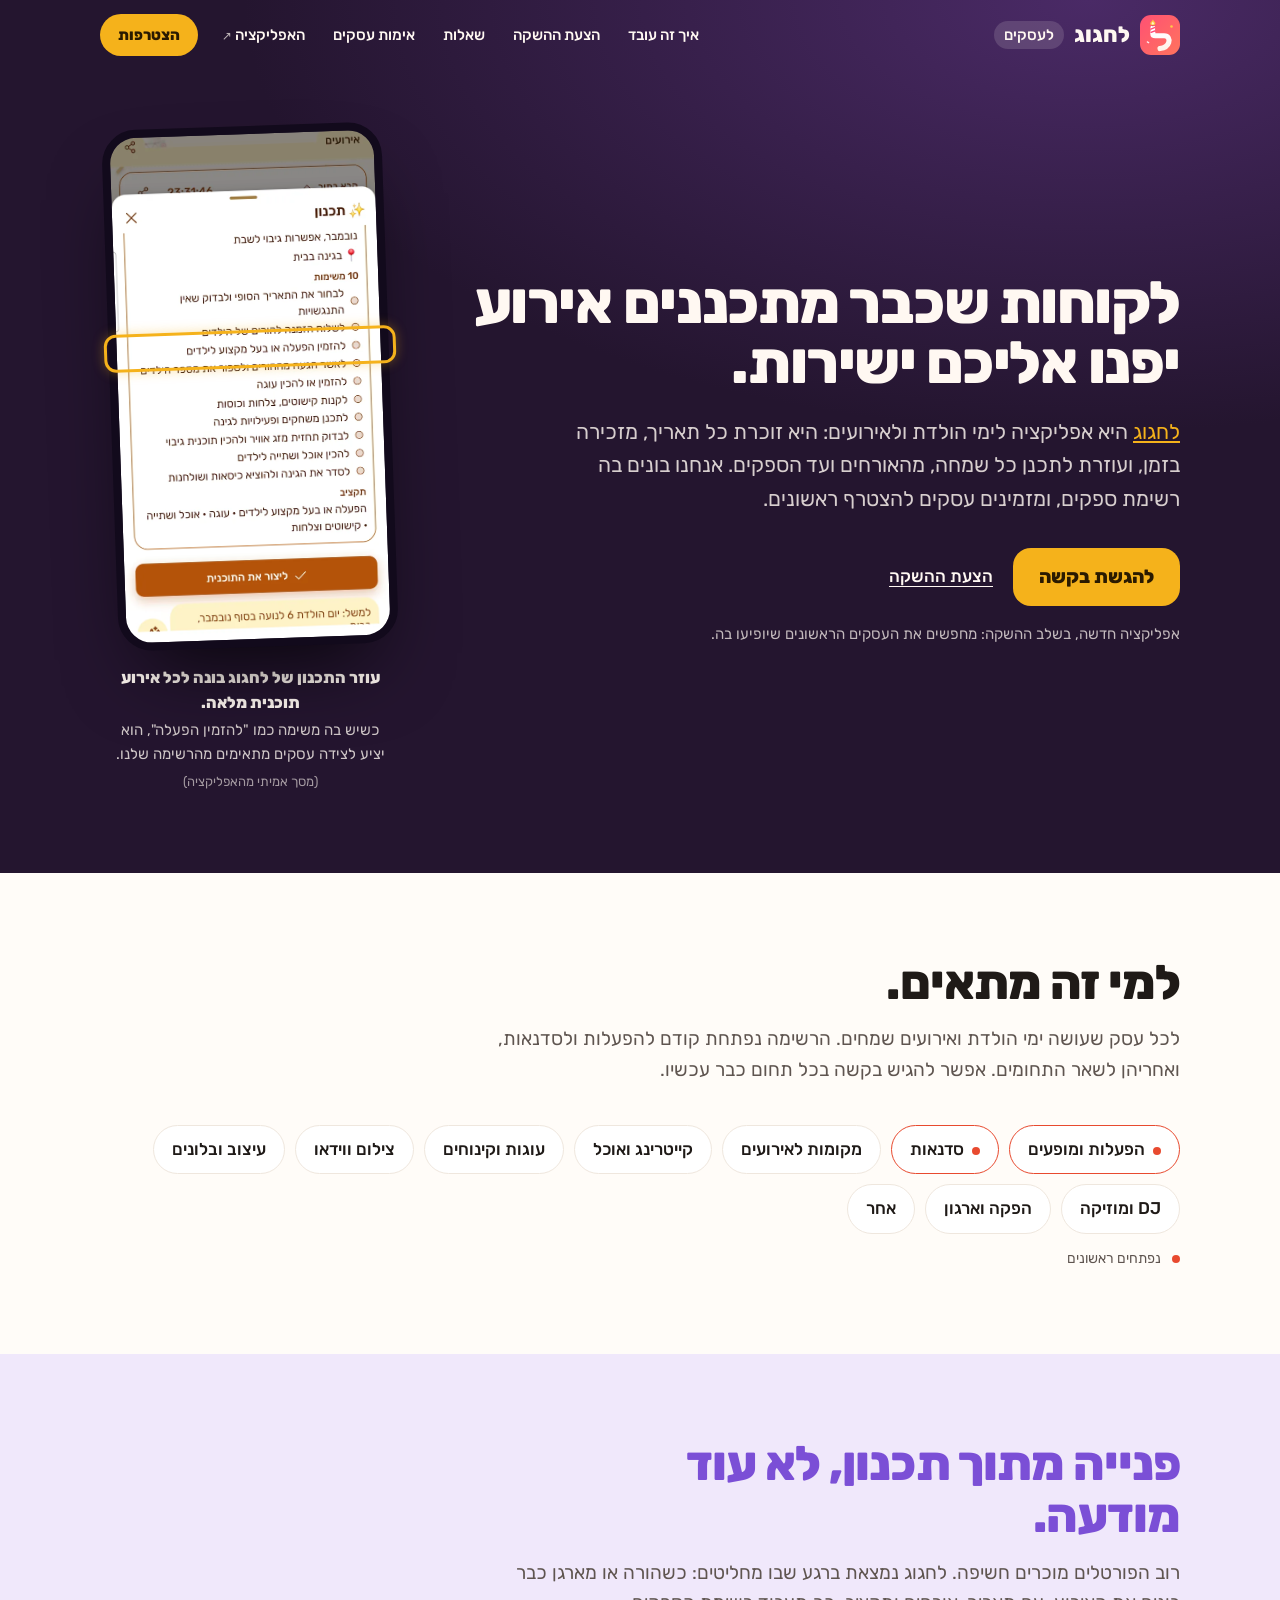
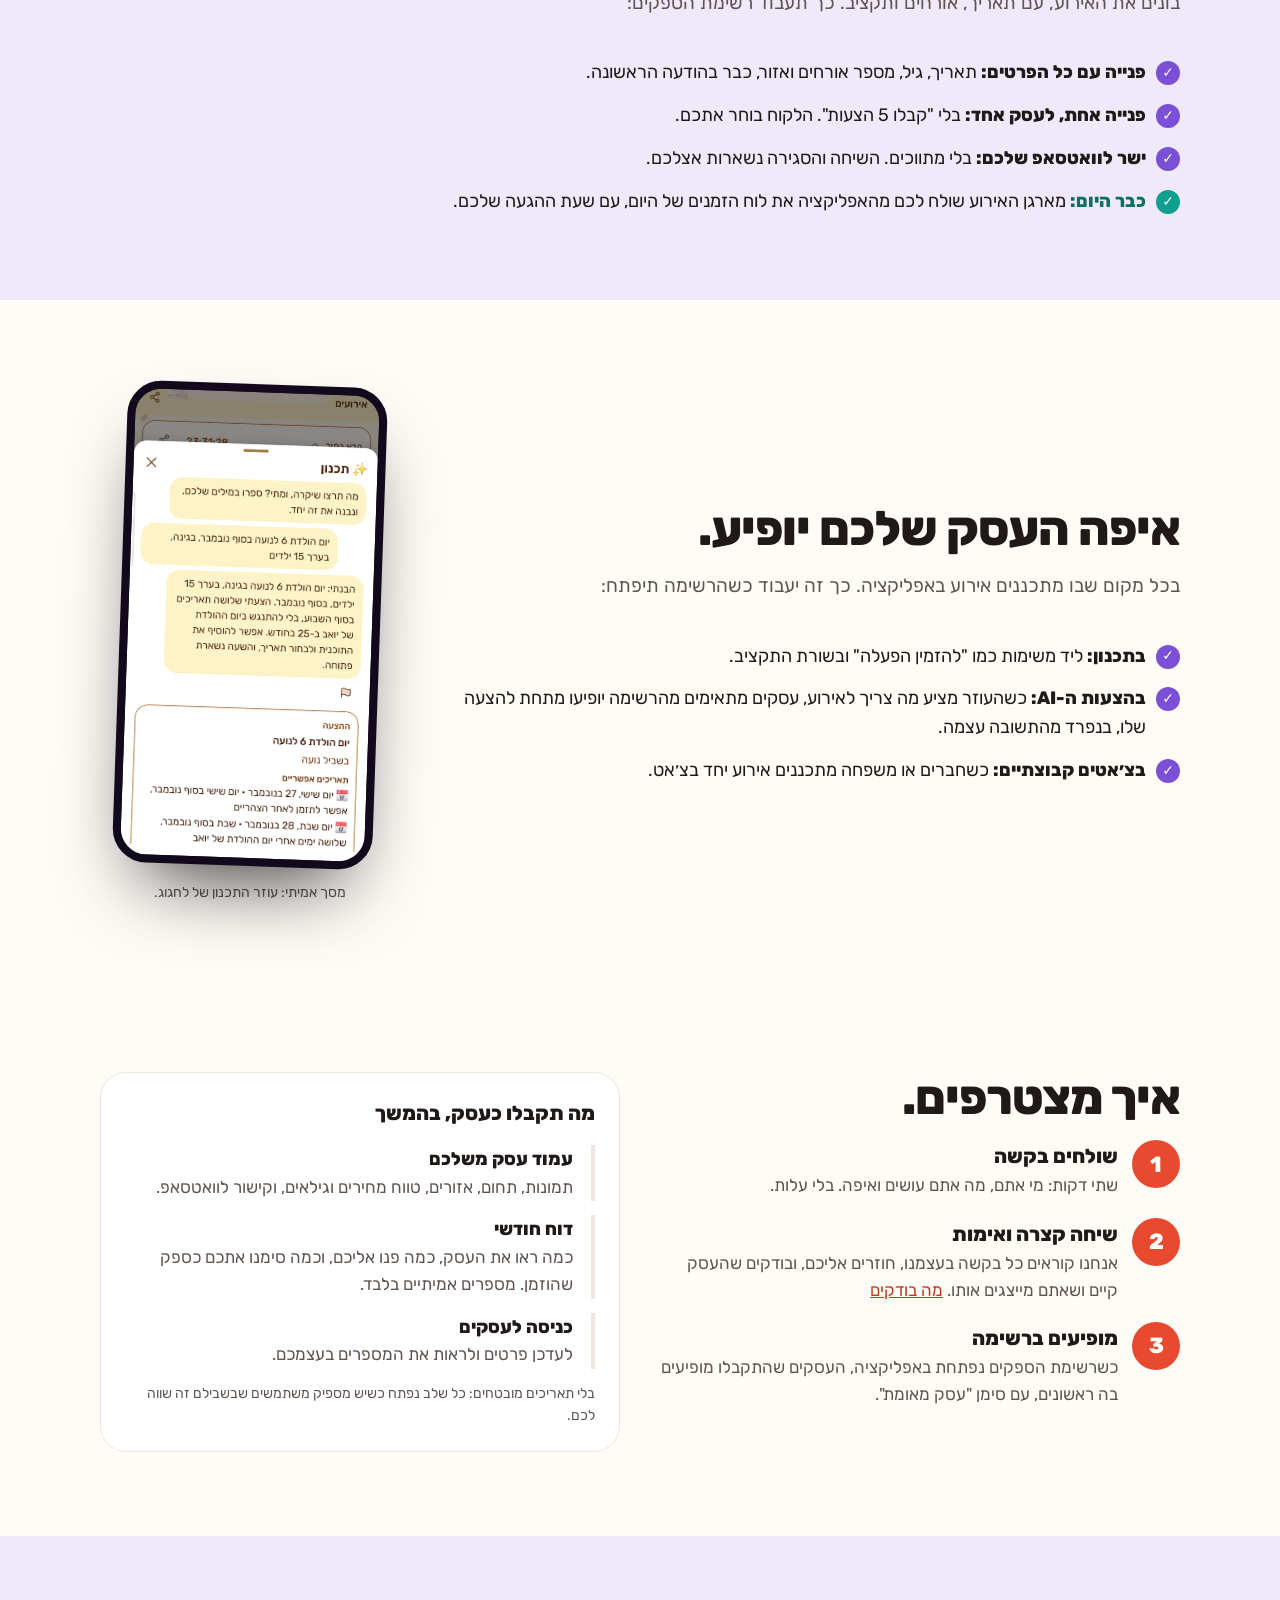
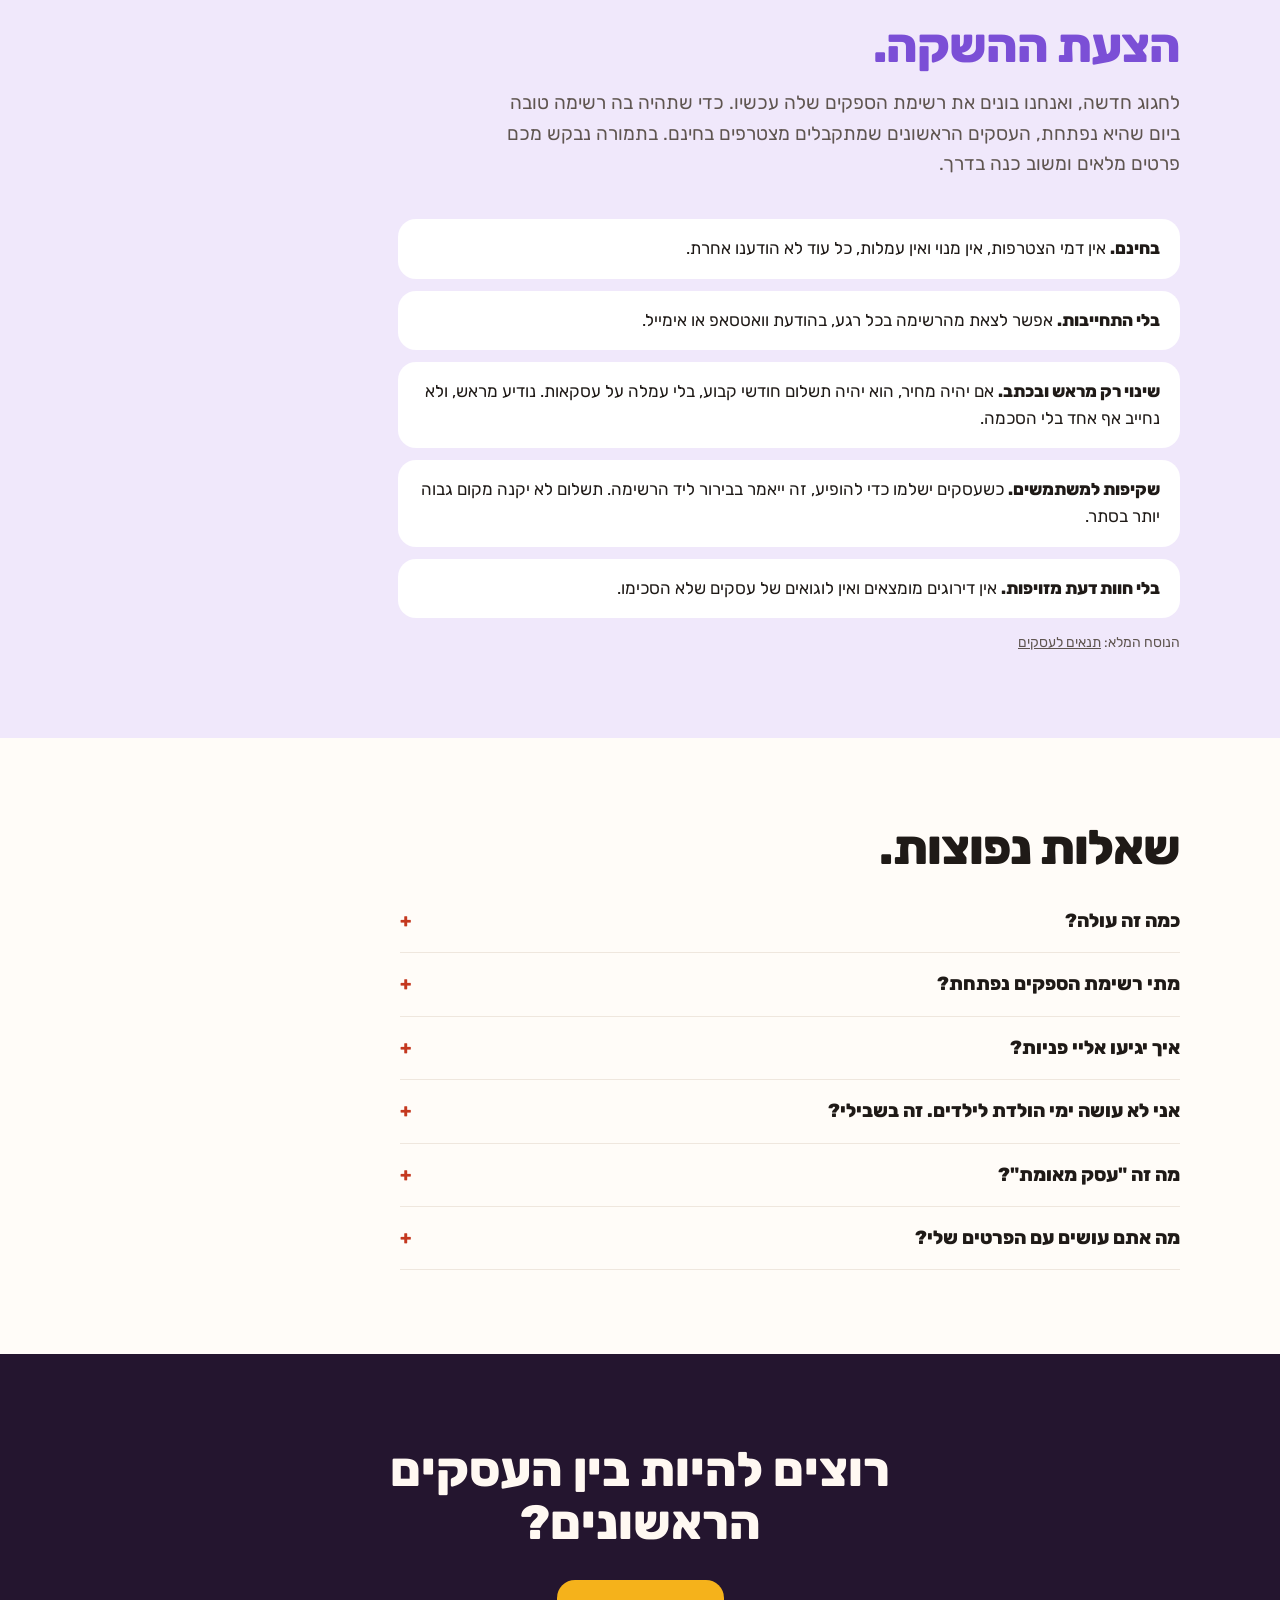
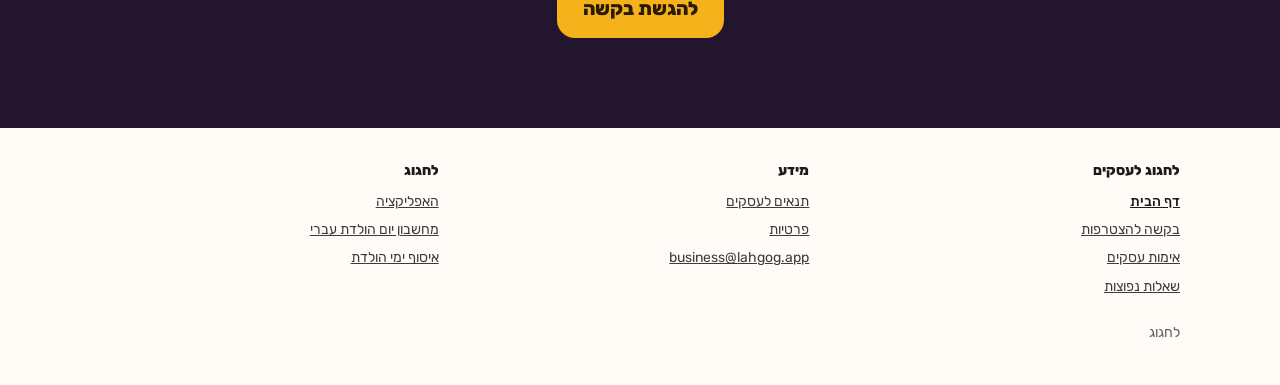
<file: index.html>
<!doctype html>
<html lang="he" dir="rtl">
  <head>
    <meta charset="utf-8" />
    <meta name="viewport" content="width=device-width, initial-scale=1" />
    <title>לחגוג לעסקים: ספקים לימי הולדת ואירועים</title>
    <meta name="description" content="לחגוג היא אפליקציה לימי הולדת ואירועים: היא זוכרת, מזכירה ועוזרת לתכנן. ספקים לאירועים מוזמנים להצטרף לרשימת הספקים שלה בהצעת ההשקה: העסקים הראשונים מצטרפים בחינם." />
    <meta name="color-scheme" content="light dark" />
    <meta name="theme-color" content="#24152F" />
    <link rel="canonical" href="https://lahgog.com/" />
    <meta property="og:type" content="website" />
    <meta property="og:site_name" content="לחגוג לעסקים" />
    <meta property="og:title" content="לחגוג לעסקים" />
    <meta property="og:description" content="ספקים לימי הולדת ולאירועים: הצעת ההשקה של לחגוג, העסקים הראשונים מצטרפים לרשימת הספקים בחינם." />
    <meta property="og:url" content="https://lahgog.com/" />
    <meta property="og:image" content="https://lahgog.com/og.png" />
    <meta property="og:image:width" content="1200" />
    <meta property="og:image:height" content="630" />
    <meta property="og:image:alt" content="לחגוג לעסקים: לקוחות שכבר מתכננים אירוע יפנו אליכם ישירות" />
    <meta name="twitter:card" content="summary_large_image" />
    <meta property="og:locale" content="he_IL" />
    <link rel="icon" href="/favicon.svg" type="image/svg+xml" />
    <link rel="icon" href="/favicon-32.png" sizes="32x32" type="image/png" />
    <link rel="apple-touch-icon" href="/apple-touch-icon.png" />
    <link rel="preload" href="/fonts/rubik-800.woff" as="font" type="font/woff" crossorigin />
    <link rel="stylesheet" href="/landing.css" />
    <link rel="stylesheet" href="/biz.css" />
    <link rel="stylesheet" href="/chrome.css" />
  </head>
  <body>
    <!-- lahgog.com, "לחגוג לעסקים" (R87; round 2 on 2026-11-17: events in general, a vendor's pitch, the launch offer
         (הצעת ההשקה), FAQ). Source of truth: yomuledet/site-biz/, mirrored to GGBoi360/lahgog-business. Rules
         (docs/website/DECISIONS.md, research/vendor-site.md and vendor-deal.md): no fake counters, numbers or logos;
         what exists today and what comes later are kept apart, and nothing later has a date; the screenshot is the
         real app. -->
    <a class="skip" href="#main">דילוג לתוכן</a>
    <div class="stage">
      <!-- chrome:bar -->
      <header class="sitebar biz-bar">
        <a class="sb-mark" href="/"><img src="/icon.svg" alt="" width="40" height="40" />לחגוג <span class="biz-tag">לעסקים</span></a>
        <nav class="sb-links" aria-label="ניווט"><a href="/#how">איך זה עובד</a><a href="/#terms">הצעת ההשקה</a><a href="/#faq">שאלות</a><a href="/verification">אימות עסקים</a><a class="sb-biz" href="https://lahgog.app/">האפליקציה</a></nav>
        <a class="sb-cta" href="/apply">הצטרפות</a>
        </header>
      <!-- /chrome:bar -->

      <section class="wrap hero biz-hero" id="main">
        <div>
          <h1><span class="nowrap">לקוחות שכבר מתכננים אירוע</span> <span class="nowrap">יפנו אליכם ישירות.</span></h1>
          <p class="lead"><a href="https://lahgog.app/">לחגוג</a> היא אפליקציה לימי הולדת ולאירועים: היא זוכרת כל תאריך, מזכירה בזמן, ועוזרת לתכנן כל שמחה, מהאורחים ועד הספקים. אנחנו בונים בה רשימת ספקים, ומזמינים עסקים להצטרף ראשונים.</p>
          <div class="cta-row">
            <a class="go-link" href="/apply">להגשת בקשה</a>
            <a class="ghost-link" href="#terms">הצעת ההשקה</a>
          </div>
          <p class="hero-terms">אפליקציה חדשה, בשלב ההשקה: מחפשים את העסקים הראשונים שיופיעו בה.</p>
        </div>
        <figure class="biz-shot">
          <div class="shot"><img src="/shots/plan-card.webp" alt="מסך תכנון אמיתי מהאפליקציה: יום הולדת בגינה, עשר משימות, ביניהן להזמין הפעלה או בעל מקצוע לילדים." width="600" height="1147" /></div>
          <span class="spot" aria-hidden="true"></span>
          <figcaption><b>עוזר התכנון של לחגוג בונה לכל אירוע תוכנית מלאה.</b> כשיש בה משימה כמו "להזמין הפעלה", הוא יציע לצידה עסקים מתאימים מהרשימה שלנו. <span>(מסך אמיתי מהאפליקציה)</span></figcaption>
        </figure>
      </section>
    </div>

    <main>
      <section class="band" aria-labelledby="who-title">
        <div class="wrap">
          <h2 id="who-title">למי זה מתאים.</h2>
          <p class="intro">לכל עסק שעושה ימי הולדת ואירועים שמחים. הרשימה נפתחת קודם להפעלות ולסדנאות, ואחריהן לשאר התחומים. אפשר להגיש בקשה בכל תחום כבר עכשיו.</p>
          <ul class="chips" aria-label="תחומים">
            <li class="first">הפעלות ומופעים</li>
            <li class="first">סדנאות</li>
            <li>מקומות לאירועים</li>
            <li>קייטרינג ואוכל</li>
            <li>עוגות וקינוחים</li>
            <li>צילום ווידאו</li>
            <li>עיצוב ובלונים</li>
            <li>DJ ומוזיקה</li>
            <li>הפקה וארגון</li>
            <li>אחר</li>
          </ul>
          <p class="chips-key"><span class="dot"></span> נפתחים ראשונים</p>
        </div>
      </section>

      <section class="band soft" aria-labelledby="why-title">
        <div class="wrap">
          <h2 id="why-title">פנייה מתוך תכנון, לא עוד מודעה.</h2>
          <p class="intro">רוב הפורטלים מוכרים חשיפה. לחגוג נמצאת ברגע שבו מחליטים: כשהורה או מארגן כבר בונים את האירוע, עם תאריך, אורחים ותקציב. כך תעבוד רשימת הספקים:</p>
          <ul class="strengths">
            <li><b>פנייה עם כל הפרטים:</b> תאריך, גיל, מספר אורחים ואזור, כבר בהודעה הראשונה.</li>
            <li><b>פנייה אחת, לעסק אחד:</b> בלי "קבלו 5 הצעות". הלקוח בוחר אתכם.</li>
            <li><b>ישר לוואטסאפ שלכם:</b> בלי מתווכים. השיחה והסגירה נשארות אצלכם.</li>
            <li class="today"><b>כבר היום:</b> מארגן האירוע שולח לכם מהאפליקציה את לוח הזמנים של היום, עם שעת ההגעה שלכם.</li>
          </ul>
        </div>
      </section>

      <section class="band" aria-labelledby="where-title">
        <div class="wrap where">
          <div>
            <h2 id="where-title">איפה העסק שלכם יופיע.</h2>
            <p class="intro">בכל מקום שבו מתכננים אירוע באפליקציה. כך זה יעבוד כשהרשימה תיפתח:</p>
            <ul class="strengths">
              <li><b>בתכנון:</b> ליד משימות כמו "להזמין הפעלה" ובשורת התקציב.</li>
              <li><b>בהצעות ה-AI:</b> כשהעוזר מציע מה צריך לאירוע, עסקים מתאימים מהרשימה יופיעו מתחת להצעה שלו, בנפרד מהתשובה עצמה.</li>
              <li><b>בצ׳אטים קבוצתיים:</b> כשחברים או משפחה מתכננים אירוע יחד בצ׳אט.</li>
            </ul>
          </div>
          <figure class="where-shot">
            <div class="shot"><img src="/shots/plan-chat.webp" alt="מסך אמיתי מהאפליקציה: עוזר התכנון מבין את הבקשה ליום הולדת 6 בגינה ומציע תאריכים." width="600" height="1147" loading="lazy" /></div>
            <figcaption>מסך אמיתי: עוזר התכנון של לחגוג.</figcaption>
          </figure>
        </div>
      </section>

      <section class="band" id="how" aria-labelledby="how-title">
        <div class="wrap two-cols">
          <div>
            <h2 id="how-title">איך מצטרפים.</h2>
            <ol class="how">
              <li><strong>שולחים בקשה</strong><span>שתי דקות: מי אתם, מה אתם עושים ואיפה. בלי עלות.</span></li>
              <li><strong>שיחה קצרה ואימות</strong><span>אנחנו קוראים כל בקשה בעצמנו, חוזרים אליכם, ובודקים שהעסק קיים ושאתם מייצגים אותו. <a href="/verification">מה בודקים</a></span></li>
              <li><strong>מופיעים ברשימה</strong><span>כשרשימת הספקים נפתחת באפליקציה, העסקים שהתקבלו מופיעים בה ראשונים, עם סימן "עסק מאומת".</span></li>
            </ol>
          </div>
          <div class="later-box" aria-labelledby="later-title">
            <h3 id="later-title">מה תקבלו כעסק, בהמשך</h3>
            <ul class="points">
              <li><strong>עמוד עסק משלכם</strong><span>תמונות, תחום, אזורים, טווח מחירים וגילאים, וקישור לוואטסאפ.</span></li>
              <li><strong>דוח חודשי</strong><span>כמה ראו את העסק, כמה פנו אליכם, וכמה סימנו אתכם כספק שהוזמן. מספרים אמיתיים בלבד.</span></li>
              <li><strong>כניסה לעסקים</strong><span>לעדכן פרטים ולראות את המספרים בעצמכם.</span></li>
            </ul>
            <p class="small-note">בלי תאריכים מובטחים: כל שלב נפתח כשיש מספיק משתמשים שבשבילם זה שווה לכם.</p>
          </div>
        </div>
      </section>

      <section class="band soft" id="terms" aria-labelledby="terms-title">
        <div class="wrap">
          <h2 id="terms-title">הצעת ההשקה.</h2>
          <p class="intro">לחגוג חדשה, ואנחנו בונים את רשימת הספקים שלה עכשיו. כדי שתהיה בה רשימה טובה ביום שהיא נפתחת, העסקים הראשונים שמתקבלים מצטרפים בחינם. בתמורה נבקש מכם פרטים מלאים ומשוב כנה בדרך.</p>
          <ul class="terms-list">
            <li><b>בחינם.</b> אין דמי הצטרפות, אין מנוי ואין עמלות, כל עוד לא הודענו אחרת.</li>
            <li><b>בלי התחייבות.</b> אפשר לצאת מהרשימה בכל רגע, בהודעת וואטסאפ או אימייל.</li>
            <li><b>שינוי רק מראש ובכתב.</b> אם יהיה מחיר, הוא יהיה תשלום חודשי קבוע, בלי עמלה על עסקאות. נודיע מראש, ולא נחייב אף אחד בלי הסכמה.</li>
            <li><b>שקיפות למשתמשים.</b> כשעסקים ישלמו כדי להופיע, זה ייאמר בבירור ליד הרשימה. תשלום לא יקנה מקום גבוה יותר בסתר.</li>
            <li><b>בלי חוות דעת מזויפות.</b> אין דירוגים מומצאים ואין לוגואים של עסקים שלא הסכימו.</li>
          </ul>
          <p class="small-note">הנוסח המלא: <a href="/terms">תנאים לעסקים</a></p>
        </div>
      </section>

      <section class="band" id="faq" aria-labelledby="faq-title">
        <div class="wrap">
          <h2 id="faq-title">שאלות נפוצות.</h2>
          <div class="faq">
            <details>
              <summary>כמה זה עולה?</summary>
              <p>בהצעת ההשקה, כלום: העסקים הראשונים מופיעים בחינם. אם בעתיד יהיה מחיר, הוא יהיה תשלום חודשי קבוע, ונודיע עליו מראש ובכתב. בלי עמלה על עסקאות.</p>
            </details>
            <details>
              <summary>מתי רשימת הספקים נפתחת?</summary>
              <p>אחרי שהאפליקציה תצא ויהיו בה מספיק משתמשים, קודם בהפעלות ובסדנאות. אנחנו לא נותנים תאריך, כדי לא להבטיח לכם קהל שעוד אין. נעדכן את מי שהתקבל.</p>
            </details>
            <details>
              <summary>איך יגיעו אליי פניות?</summary>
              <p>ישירות לוואטסאפ או לטלפון שלכם. הלקוח בוחר אתכם מהרשימה ופונה בעצמו. אנחנו לא שולחים את אותה פנייה לכמה עסקים.</p>
            </details>
            <details>
              <summary>אני לא עושה ימי הולדת לילדים. זה בשבילי?</summary>
              <p>כן. האפליקציה משמשת לימי הולדת בכל גיל ולאירועים שמחים בכלל. נפתח קודם בהפעלות ובסדנאות, ואחר כך בשאר התחומים. בקשה שתגישו עכשיו תישמר לתחום שלכם.</p>
            </details>
            <details>
              <summary>מה זה "עסק מאומת"?</summary>
              <p>סימן חינמי שאומר שבדקנו שהעסק קיים ושמי שפנה אלינו מייצג אותו. הוא לא דירוג ולא המלצה, ואי אפשר לקנות אותו. <a href="/verification">כל הפרטים</a></p>
            </details>
            <details>
              <summary>מה אתם עושים עם הפרטים שלי?</summary>
              <p>משתמשים בהם רק כדי לבדוק את הבקשה ולחזור אליכם. בקשה שלא התקבלה נמחקת אחרי 12 חודשים. <a href="/privacy">מדיניות הפרטיות</a></p>
            </details>
          </div>
        </div>
      </section>
    </main>

    <section class="closing" aria-labelledby="closing-title">
      <div class="wrap">
        <h2 id="closing-title">רוצים להיות בין העסקים הראשונים?</h2>
        <a class="go-link" href="/apply">להגשת בקשה</a>
      </div>
    </section>

    <!-- chrome:foot -->
      <footer class="sitefoot" aria-label="קישורים">
      <div class="sf-cols">
      <div><h2>לחגוג לעסקים</h2><ul><li><a href="/" aria-current="page">דף הבית</a></li><li><a href="/apply">בקשה להצטרפות</a></li><li><a href="/verification">אימות עסקים</a></li><li><a href="/#faq">שאלות נפוצות</a></li></ul></div>
      <div><h2>מידע</h2><ul><li><a href="/terms">תנאים לעסקים</a></li><li><a href="/privacy">פרטיות</a></li><li><a href="mailto:business@lahgog.app">business@lahgog.app</a></li></ul></div>
      <div><h2>לחגוג</h2><ul><li><a href="https://lahgog.app/">האפליקציה</a></li><li><a href="https://lahgog.app/hebrew-birthday">מחשבון יום הולדת עברי</a></li><li><a href="https://lahgog.app/collect">איסוף ימי הולדת</a></li></ul></div>
      </div>
      <p class="sf-base">לחגוג</p>
      </footer>
      <!-- /chrome:foot -->
  </body>
</html>
</file>
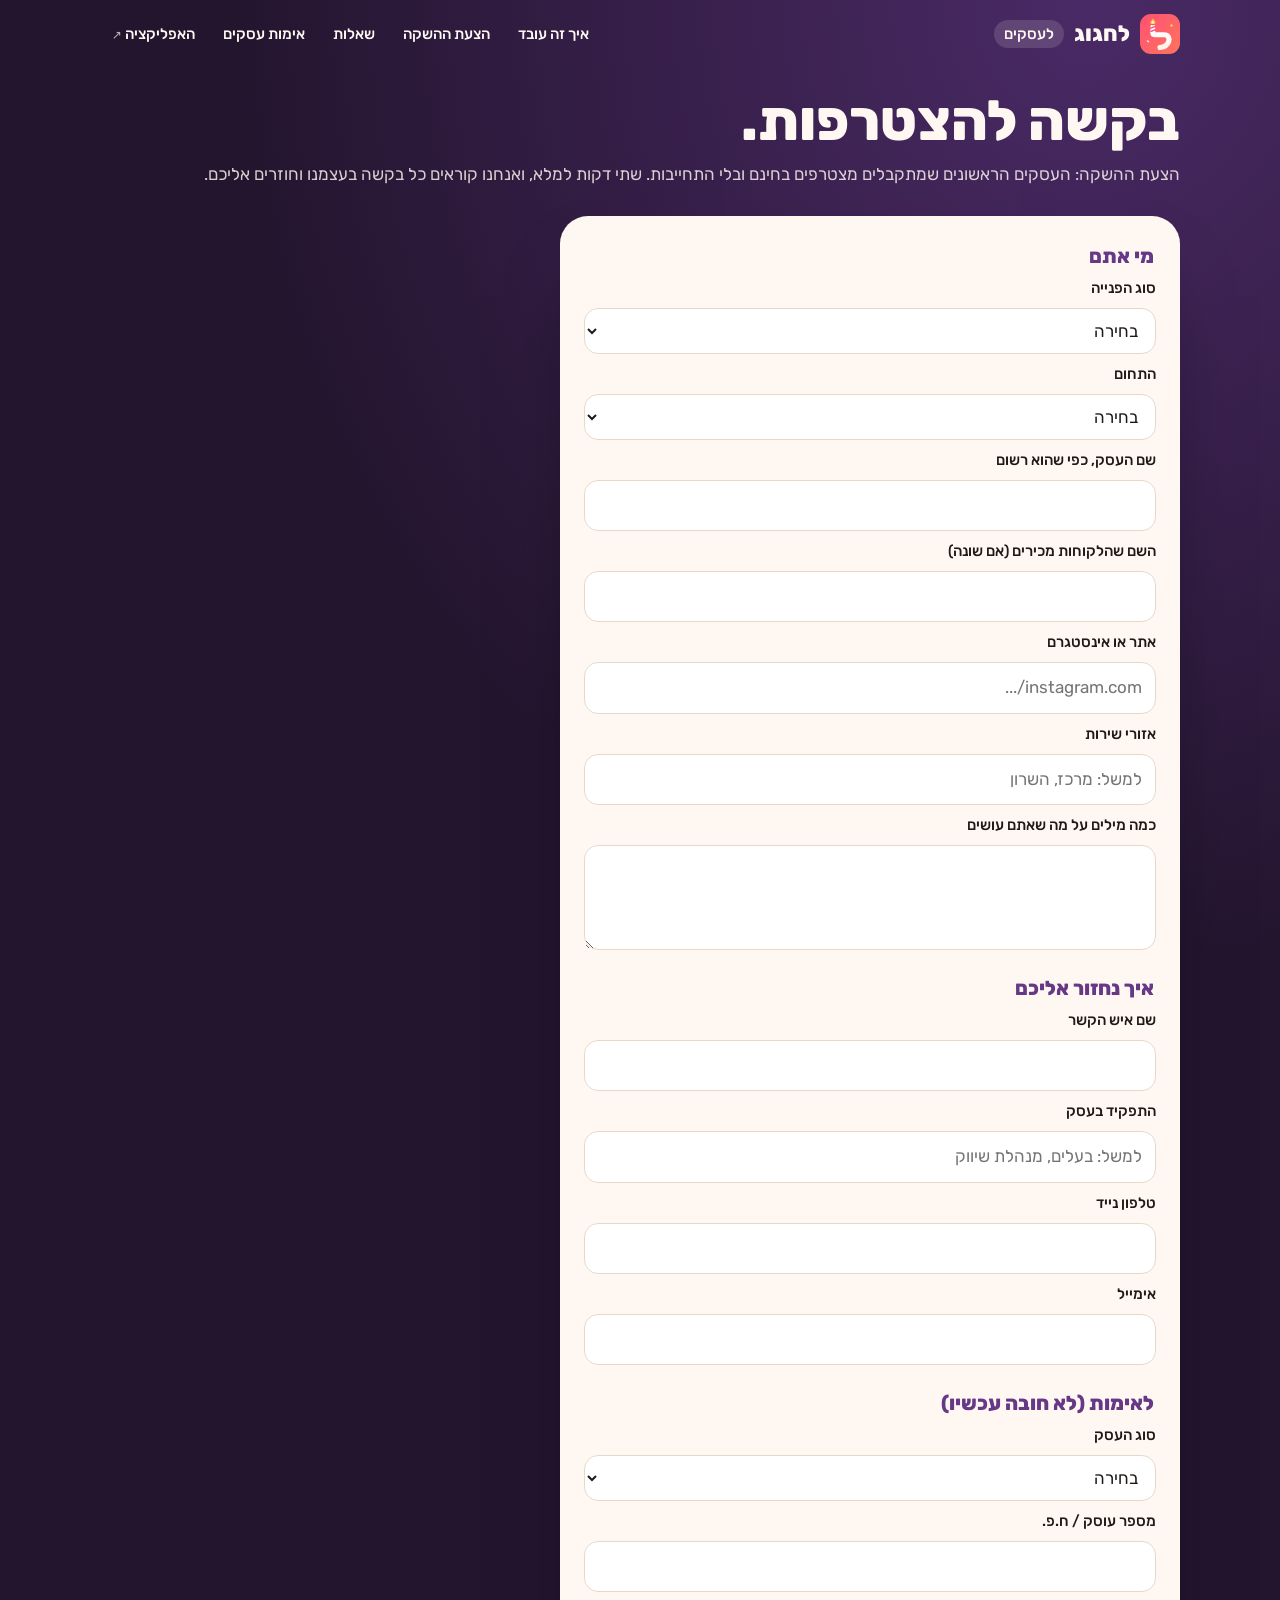
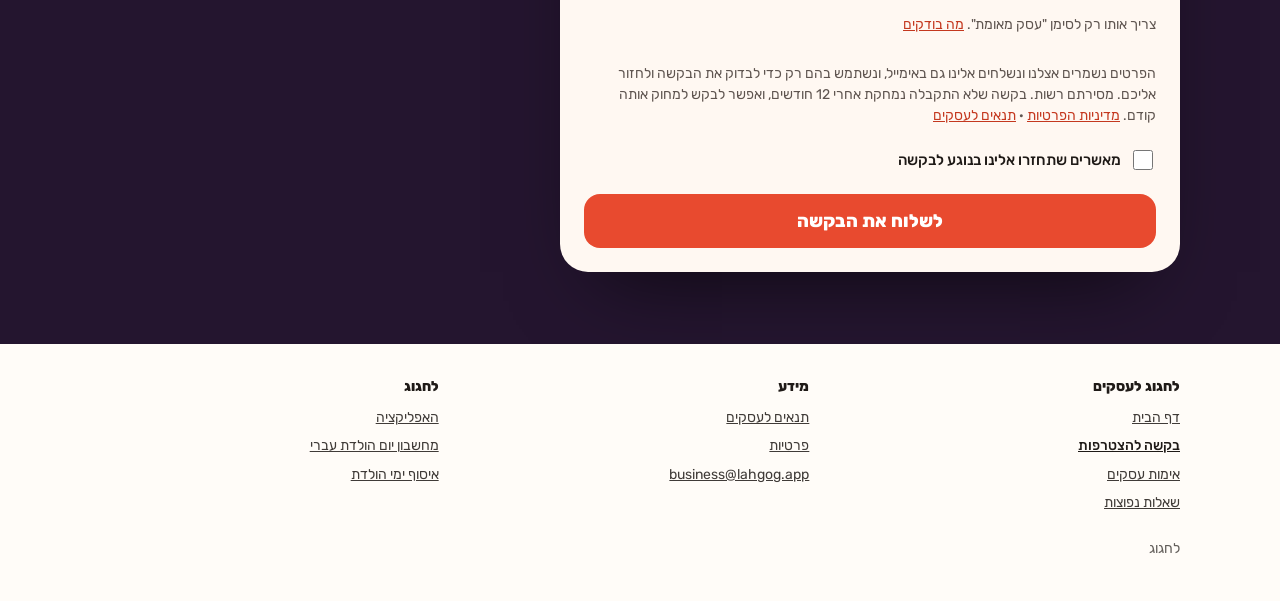
<file: apply.html>
<!doctype html>
<html lang="he" dir="rtl">
  <head>
    <meta charset="utf-8" />
    <meta name="viewport" content="width=device-width, initial-scale=1" />
    <title>בקשה להצטרפות | לחגוג לעסקים</title>
    <meta name="description" content="בקשה להצטרף לרשימת הספקים של לחגוג, לימי הולדת ולאירועים, בהצעת ההשקה: העסקים הראשונים מצטרפים בחינם." />
    <meta name="color-scheme" content="light dark" />
    <meta name="theme-color" content="#24152F" />
    <link rel="canonical" href="https://lahgog.com/apply" />
    <meta property="og:type" content="website" />
    <meta property="og:site_name" content="לחגוג לעסקים" />
    <meta property="og:title" content="בקשה להצטרפות | לחגוג לעסקים" />
    <meta property="og:description" content="הצעת השקה: העסקים הראשונים מצטרפים לרשימת הספקים של לחגוג בחינם." />
    <meta property="og:locale" content="he_IL" />
    <meta property="og:url" content="https://lahgog.com/apply" />
    <meta property="og:image" content="https://lahgog.com/og.png" />
    <meta property="og:image:width" content="1200" />
    <meta property="og:image:height" content="630" />
    <meta property="og:image:alt" content="לחגוג לעסקים: לקוחות שכבר מתכננים אירוע יפנו אליכם ישירות" />
    <meta name="twitter:card" content="summary_large_image" />
    <link rel="icon" href="/favicon.svg" type="image/svg+xml" />
    <link rel="icon" href="/favicon-32.png" sizes="32x32" type="image/png" />
    <link rel="preload" href="/fonts/rubik-800.woff" as="font" type="font/woff" crossorigin />
    <link rel="stylesheet" href="/landing.css" />
    <link rel="stylesheet" href="/biz.css" />
    <link rel="stylesheet" href="/chrome.css" />
  </head>
  <body>
    <!-- The application (research/vendor-site.md §5.3, trimmed for stage A). Sent to our server (migration 95,
         submit_business_application); if it can't be reached, a ready email to business@lahgog.app instead. -->
    <a class="skip" href="#main">דילוג לתוכן</a>
    <div class="stage">
      <!-- chrome:bar -->
      <header class="sitebar biz-bar">
        <a class="sb-mark" href="/"><img src="/icon.svg" alt="" width="40" height="40" />לחגוג <span class="biz-tag">לעסקים</span></a>
        <nav class="sb-links" aria-label="ניווט"><a href="/#how">איך זה עובד</a><a href="/#terms">הצעת ההשקה</a><a href="/#faq">שאלות</a><a href="/verification">אימות עסקים</a><a class="sb-biz" href="https://lahgog.app/">האפליקציה</a></nav>
        </header>
      <!-- /chrome:bar -->
      <section class="wrap biz-form-wrap" id="main">
        <h1>בקשה להצטרפות.</h1>
        <p class="lead">הצעת ההשקה: העסקים הראשונים שמתקבלים מצטרפים בחינם ובלי התחייבות. שתי דקות למלא, ואנחנו קוראים כל בקשה בעצמנו וחוזרים אליכם.</p>

        <form class="calc-card biz-form" id="apply" novalidate>
          <fieldset>
            <legend>מי אתם</legend>
            <label for="kind">סוג הפנייה</label>
            <select class="text-in" id="kind" required>
              <option value="">בחירה</option>
              <option>נותני שירות לאירועים</option>
              <option>מארגני אירועים</option>
              <option>אחר</option>
            </select>
            <label for="category">התחום</label>
            <select class="text-in" id="category" required>
              <option value="">בחירה</option>
              <option>הפעלות ומופעים</option>
              <option>סדנאות</option>
              <option>מקומות לאירועים</option>
              <option>קייטרינג ואוכל</option>
              <option>עוגות וקינוחים</option>
              <option>צילום ווידאו</option>
              <option>עיצוב ובלונים</option>
              <option>DJ ומוזיקה</option>
              <option>הפקה וארגון</option>
              <option>אחר</option>
            </select>
            <label for="business">שם העסק, כפי שהוא רשום</label>
            <input class="text-in" id="business" type="text" maxlength="80" required />
            <label for="publicName">השם שהלקוחות מכירים (אם שונה)</label>
            <input class="text-in" id="publicName" type="text" maxlength="80" />
            <label for="link">אתר או אינסטגרם</label>
            <input class="text-in" id="link" type="text" maxlength="200" inputmode="url" placeholder="instagram.com/..." required />
            <label for="areas">אזורי שירות</label>
            <input class="text-in" id="areas" type="text" maxlength="120" placeholder="למשל: מרכז, השרון" />
            <label for="about">כמה מילים על מה שאתם עושים</label>
            <textarea class="text-in" id="about" rows="3" maxlength="300"></textarea>
          </fieldset>

          <fieldset>
            <legend>איך נחזור אליכם</legend>
            <label for="contact">שם איש הקשר</label>
            <input class="text-in" id="contact" type="text" maxlength="60" autocomplete="name" required />
            <label for="role">התפקיד בעסק</label>
            <input class="text-in" id="role" type="text" maxlength="40" autocomplete="organization-title" placeholder="למשל: בעלים, מנהלת שיווק" required />
            <label for="phone">טלפון נייד</label>
            <input class="text-in" id="phone" type="tel" maxlength="20" autocomplete="tel" required />
            <label for="email">אימייל</label>
            <input class="text-in" id="email" type="email" maxlength="120" autocomplete="email" required />
          </fieldset>

          <fieldset>
            <legend>לאימות (לא חובה עכשיו)</legend>
            <label for="entity">סוג העסק</label>
            <select class="text-in" id="entity">
              <option value="">בחירה</option>
              <option>עוסק פטור</option>
              <option>עוסק מורשה</option>
              <option>חברה בע״מ</option>
              <option>שותפות</option>
              <option>עמותה</option>
              <option>עוד לא רשום</option>
            </select>
            <label for="number">מספר עוסק / ח.פ.</label>
            <input class="text-in" id="number" type="text" inputmode="numeric" maxlength="12" />
            <p class="small-note">צריך אותו רק לסימן "עסק מאומת". <a href="/verification">מה בודקים</a></p>
          </fieldset>

          <p class="notice">הפרטים נשמרים אצלנו ונשלחים אלינו גם באימייל, ונשתמש בהם רק כדי לבדוק את הבקשה ולחזור אליכם. מסירתם רשות. בקשה שלא התקבלה נמחקת אחרי 12 חודשים, ואפשר לבקש למחוק אותה קודם. <a href="/privacy">מדיניות הפרטיות</a> · <a href="/terms">תנאים לעסקים</a></p>
          <label class="check"><input id="agree" type="checkbox" /> מאשרים שתחזרו אלינו בנוגע לבקשה</label>
          <div class="hp" aria-hidden="true"><label for="website">אתר נוסף</label><input id="website" type="text" tabindex="-1" autocomplete="off" /></div>
          <button class="go-btn" id="send" type="submit">לשלוח את הבקשה</button>
          <p class="calc-error" id="error" role="alert" hidden></p>
        </form>

        <div class="calc-card biz-form" id="done" tabindex="-1" hidden>
          <h2>הבקשה נשלחה.</h2>
          <p>תודה. נחזור אליכם בטלפון או באימייל.</p>
          <a class="ghost-btn" href="/">לעמוד הראשי</a>
        </div>

        <div class="calc-card biz-form" id="offline" tabindex="-1" hidden>
          <h2>השרת לא זמין כרגע.</h2>
          <p>אפשר לשלוח את אותה בקשה באימייל אל <b><bdi>business@lahgog.app</bdi></b>, או לנסות שוב מאוחר יותר.</p>
          <a class="go-btn" id="mailto" href="#">לשלוח באימייל</a>
          <button class="ghost-btn" id="retry" type="button">לנסות שוב</button>
          <details class="fallback">
            <summary>האימייל לא נפתח?</summary>
            <p>העתיקו את הנוסח ושלחו אותו מכל תיבת דואר אל business@lahgog.app.</p>
            <textarea class="text-in out" id="mailText" rows="8" readonly></textarea>
            <button class="ghost-btn" id="copy" type="button">העתקה</button>
          </details>
        </div>
      </section>
    </div>

    <!-- chrome:foot -->
      <footer class="sitefoot" aria-label="קישורים">
      <div class="sf-cols">
      <div><h2>לחגוג לעסקים</h2><ul><li><a href="/">דף הבית</a></li><li><a href="/apply" aria-current="page">בקשה להצטרפות</a></li><li><a href="/verification">אימות עסקים</a></li><li><a href="/#faq">שאלות נפוצות</a></li></ul></div>
      <div><h2>מידע</h2><ul><li><a href="/terms">תנאים לעסקים</a></li><li><a href="/privacy">פרטיות</a></li><li><a href="mailto:business@lahgog.app">business@lahgog.app</a></li></ul></div>
      <div><h2>לחגוג</h2><ul><li><a href="https://lahgog.app/">האפליקציה</a></li><li><a href="https://lahgog.app/hebrew-birthday">מחשבון יום הולדת עברי</a></li><li><a href="https://lahgog.app/collect">איסוף ימי הולדת</a></li></ul></div>
      </div>
      <p class="sf-base">לחגוג</p>
      </footer>
      <!-- /chrome:foot -->
    <script src="/apply.js"></script>
  </body>
</html>
</file>
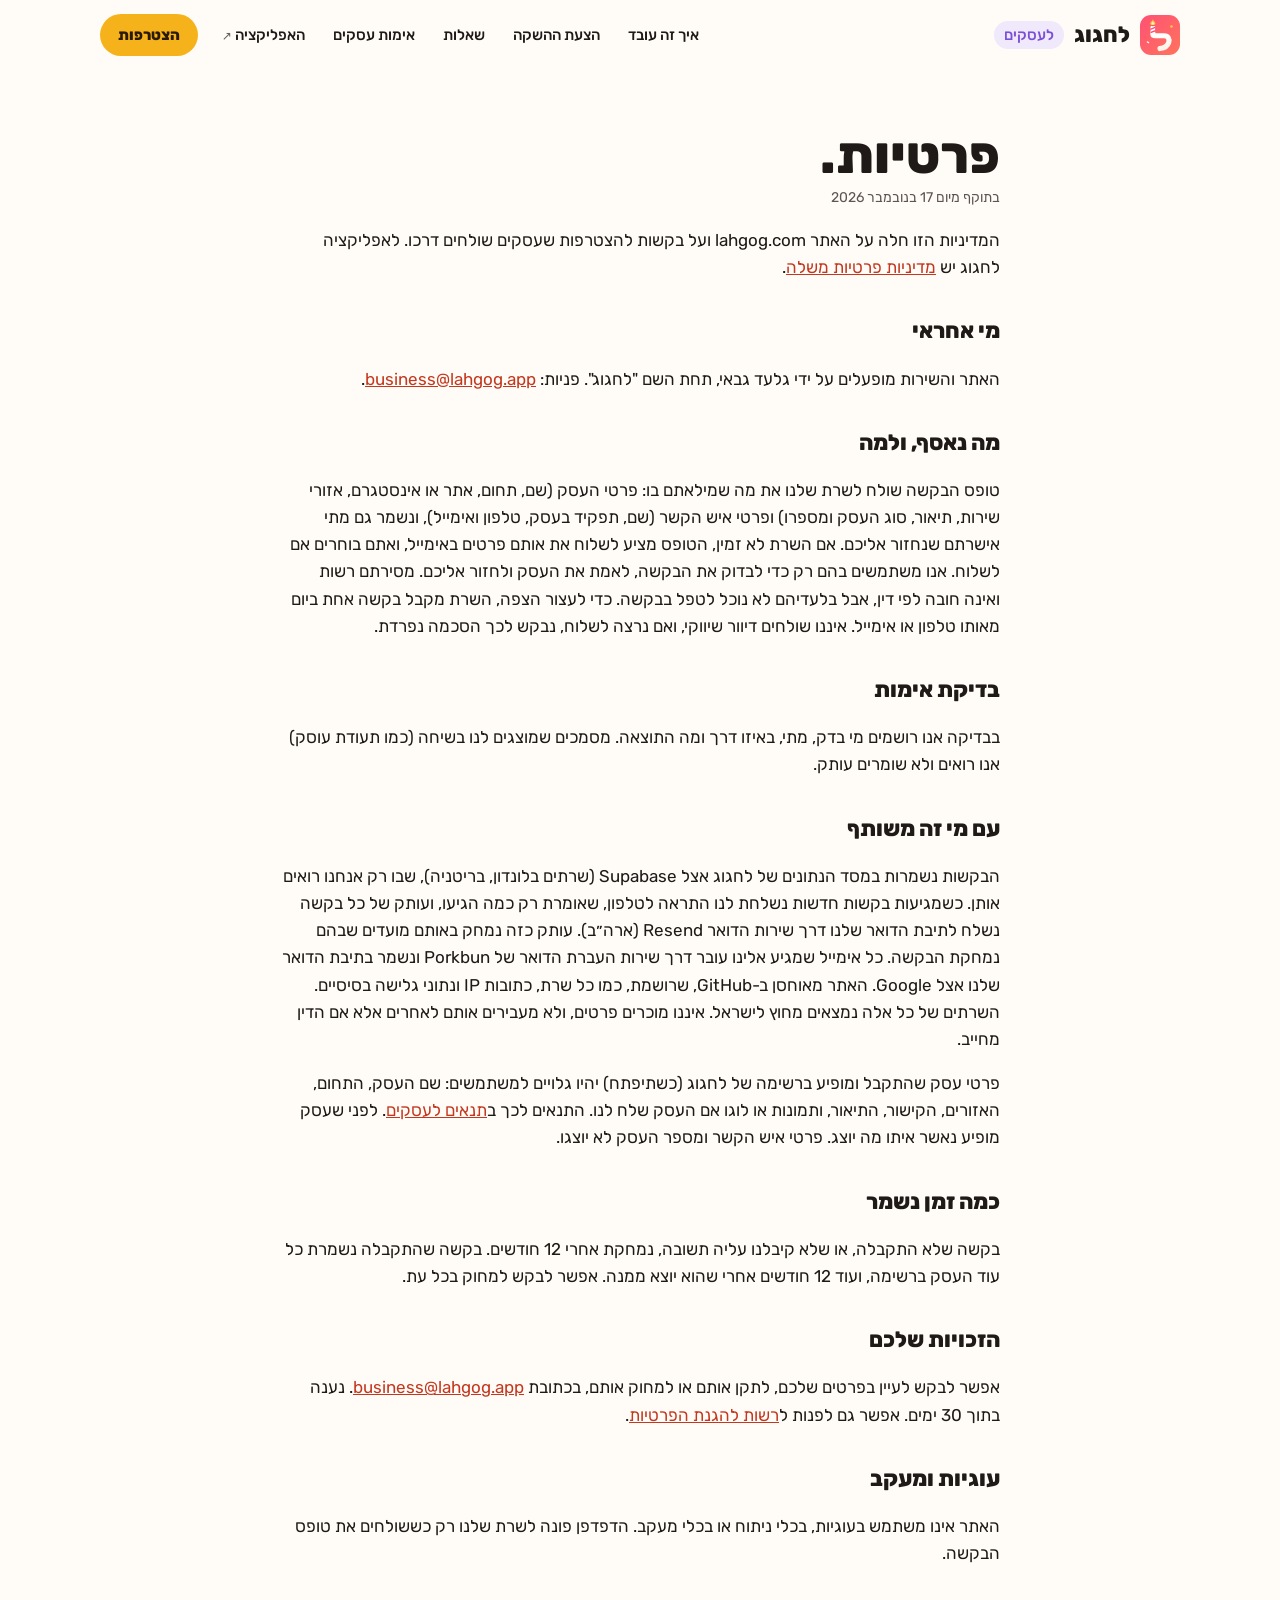
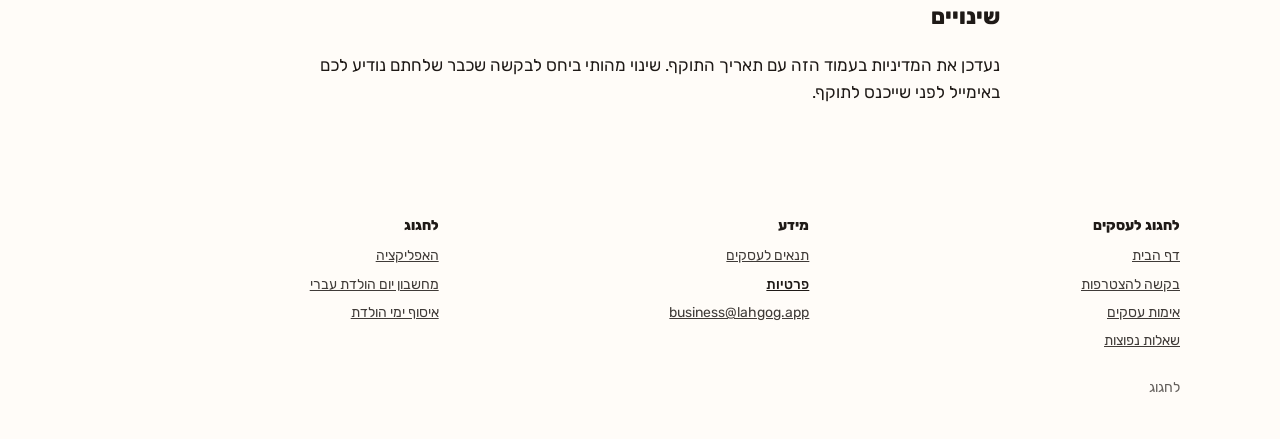
<file: privacy.html>
<!doctype html>
<html lang="he" dir="rtl">
  <head>
    <meta charset="utf-8" />
    <meta name="viewport" content="width=device-width, initial-scale=1" />
    <title>פרטיות | לחגוג לעסקים</title>
    <meta name="description" content="מדיניות הפרטיות של האתר lahgog.com: מה קורה לפרטים שעסקים שולחים בבקשה להצטרפות." />
    <meta name="theme-color" content="#24152F" />
    <link rel="canonical" href="https://lahgog.com/privacy" />
    <link rel="icon" href="/favicon.svg" type="image/svg+xml" />
    <link rel="stylesheet" href="/landing.css" />
    <link rel="stylesheet" href="/biz.css" />
    <link rel="stylesheet" href="/chrome.css" />
  </head>
  <body>
    <!-- Privacy for lahgog.com only (business applications, migration 95). The app's policy is lahgog.app/privacy; the name
         below appears for the same reason as there (Privacy Protection Law s.11). Update both together if the
         operator changes. -->
    <a class="skip" href="#main">דילוג לתוכן</a>
    <!-- chrome:bar -->
      <header class="sitebar biz-bar plain-top">
        <a class="sb-mark" href="/"><img src="/icon.svg" alt="" width="40" height="40" />לחגוג <span class="biz-tag">לעסקים</span></a>
        <nav class="sb-links" aria-label="ניווט"><a href="/#how">איך זה עובד</a><a href="/#terms">הצעת ההשקה</a><a href="/#faq">שאלות</a><a href="/verification">אימות עסקים</a><a class="sb-biz" href="https://lahgog.app/">האפליקציה</a></nav>
        <a class="sb-cta" href="/apply">הצטרפות</a>
        </header>
      <!-- /chrome:bar -->
    <main class="wrap doc-biz" id="main">
      <h1>פרטיות.</h1>
      <p class="note">בתוקף מיום 17 בנובמבר 2026</p>

      <p>המדיניות הזו חלה על האתר lahgog.com ועל בקשות להצטרפות שעסקים שולחים דרכו. לאפליקציה לחגוג יש <a href="https://lahgog.app/privacy">מדיניות פרטיות משלה</a>.</p>

      <h2>מי אחראי</h2>
      <p>האתר והשירות מופעלים על ידי גלעד גבאי, תחת השם "לחגוג". פניות: <a href="mailto:business@lahgog.app">business@lahgog.app</a>.</p>

      <h2>מה נאסף, ולמה</h2>
      <p>טופס הבקשה שולח לשרת שלנו את מה שמילאתם בו: פרטי העסק (שם, תחום, אתר או אינסטגרם, אזורי שירות, תיאור, סוג העסק ומספרו) ופרטי איש הקשר (שם, תפקיד בעסק, טלפון ואימייל), ונשמר גם מתי אישרתם שנחזור אליכם. אם השרת לא זמין, הטופס מציע לשלוח את אותם פרטים באימייל, ואתם בוחרים אם לשלוח. אנו משתמשים בהם רק כדי לבדוק את הבקשה, לאמת את העסק ולחזור אליכם. מסירתם רשות ואינה חובה לפי דין, אבל בלעדיהם לא נוכל לטפל בבקשה. כדי לעצור הצפה, השרת מקבל בקשה אחת ביום מאותו טלפון או אימייל. איננו שולחים דיוור שיווקי, ואם נרצה לשלוח, נבקש לכך הסכמה נפרדת.</p>

      <h2>בדיקת אימות</h2>
      <p>בבדיקה אנו רושמים מי בדק, מתי, באיזו דרך ומה התוצאה. מסמכים שמוצגים לנו בשיחה (כמו תעודת עוסק) אנו רואים ולא שומרים עותק.</p>

      <h2>עם מי זה משותף</h2>
      <p>הבקשות נשמרות במסד הנתונים של לחגוג אצל Supabase (שרתים בלונדון, בריטניה), שבו רק אנחנו רואים אותן. כשמגיעות בקשות חדשות נשלחת לנו התראה לטלפון, שאומרת רק כמה הגיעו, ועותק של כל בקשה נשלח לתיבת הדואר שלנו דרך שירות הדואר Resend (ארה״ב). עותק כזה נמחק באותם מועדים שבהם נמחקת הבקשה. כל אימייל שמגיע אלינו עובר דרך שירות העברת הדואר של Porkbun ונשמר בתיבת הדואר שלנו אצל Google. האתר מאוחסן ב-GitHub, שרושמת, כמו כל שרת, כתובות IP ונתוני גלישה בסיסיים. השרתים של כל אלה נמצאים מחוץ לישראל. איננו מוכרים פרטים, ולא מעבירים אותם לאחרים אלא אם הדין מחייב.</p>
      <p>פרטי עסק שהתקבל ומופיע ברשימה של לחגוג (כשתיפתח) יהיו גלויים למשתמשים: שם העסק, התחום, האזורים, הקישור, התיאור, ותמונות או לוגו אם העסק שלח לנו. התנאים לכך ב<a href="/terms">תנאים לעסקים</a>. לפני שעסק מופיע נאשר איתו מה יוצג. פרטי איש הקשר ומספר העסק לא יוצגו.</p>

      <h2>כמה זמן נשמר</h2>
      <p>בקשה שלא התקבלה, או שלא קיבלנו עליה תשובה, נמחקת אחרי 12 חודשים. בקשה שהתקבלה נשמרת כל עוד העסק ברשימה, ועוד 12 חודשים אחרי שהוא יוצא ממנה. אפשר לבקש למחוק בכל עת.</p>

      <h2>הזכויות שלכם</h2>
      <p>אפשר לבקש לעיין בפרטים שלכם, לתקן אותם או למחוק אותם, בכתובת <a href="mailto:business@lahgog.app">business@lahgog.app</a>. נענה בתוך 30 ימים. אפשר גם לפנות ל<a href="https://www.gov.il/he/departments/the_privacy_protection_authority">רשות להגנת הפרטיות</a>.</p>

      <h2>עוגיות ומעקב</h2>
      <p>האתר אינו משתמש בעוגיות, בכלי ניתוח או בכלי מעקב. הדפדפן פונה לשרת שלנו רק כששולחים את טופס הבקשה.</p>

      <h2>שינויים</h2>
      <p>נעדכן את המדיניות בעמוד הזה עם תאריך התוקף. שינוי מהותי ביחס לבקשה שכבר שלחתם נודיע לכם באימייל לפני שייכנס לתוקף.</p>
    </main>
    <!-- chrome:foot -->
      <footer class="sitefoot" aria-label="קישורים">
      <div class="sf-cols">
      <div><h2>לחגוג לעסקים</h2><ul><li><a href="/">דף הבית</a></li><li><a href="/apply">בקשה להצטרפות</a></li><li><a href="/verification">אימות עסקים</a></li><li><a href="/#faq">שאלות נפוצות</a></li></ul></div>
      <div><h2>מידע</h2><ul><li><a href="/terms">תנאים לעסקים</a></li><li><a href="/privacy" aria-current="page">פרטיות</a></li><li><a href="mailto:business@lahgog.app">business@lahgog.app</a></li></ul></div>
      <div><h2>לחגוג</h2><ul><li><a href="https://lahgog.app/">האפליקציה</a></li><li><a href="https://lahgog.app/hebrew-birthday">מחשבון יום הולדת עברי</a></li><li><a href="https://lahgog.app/collect">איסוף ימי הולדת</a></li></ul></div>
      </div>
      <p class="sf-base">לחגוג</p>
      </footer>
      <!-- /chrome:foot -->
  </body>
</html>
</file>
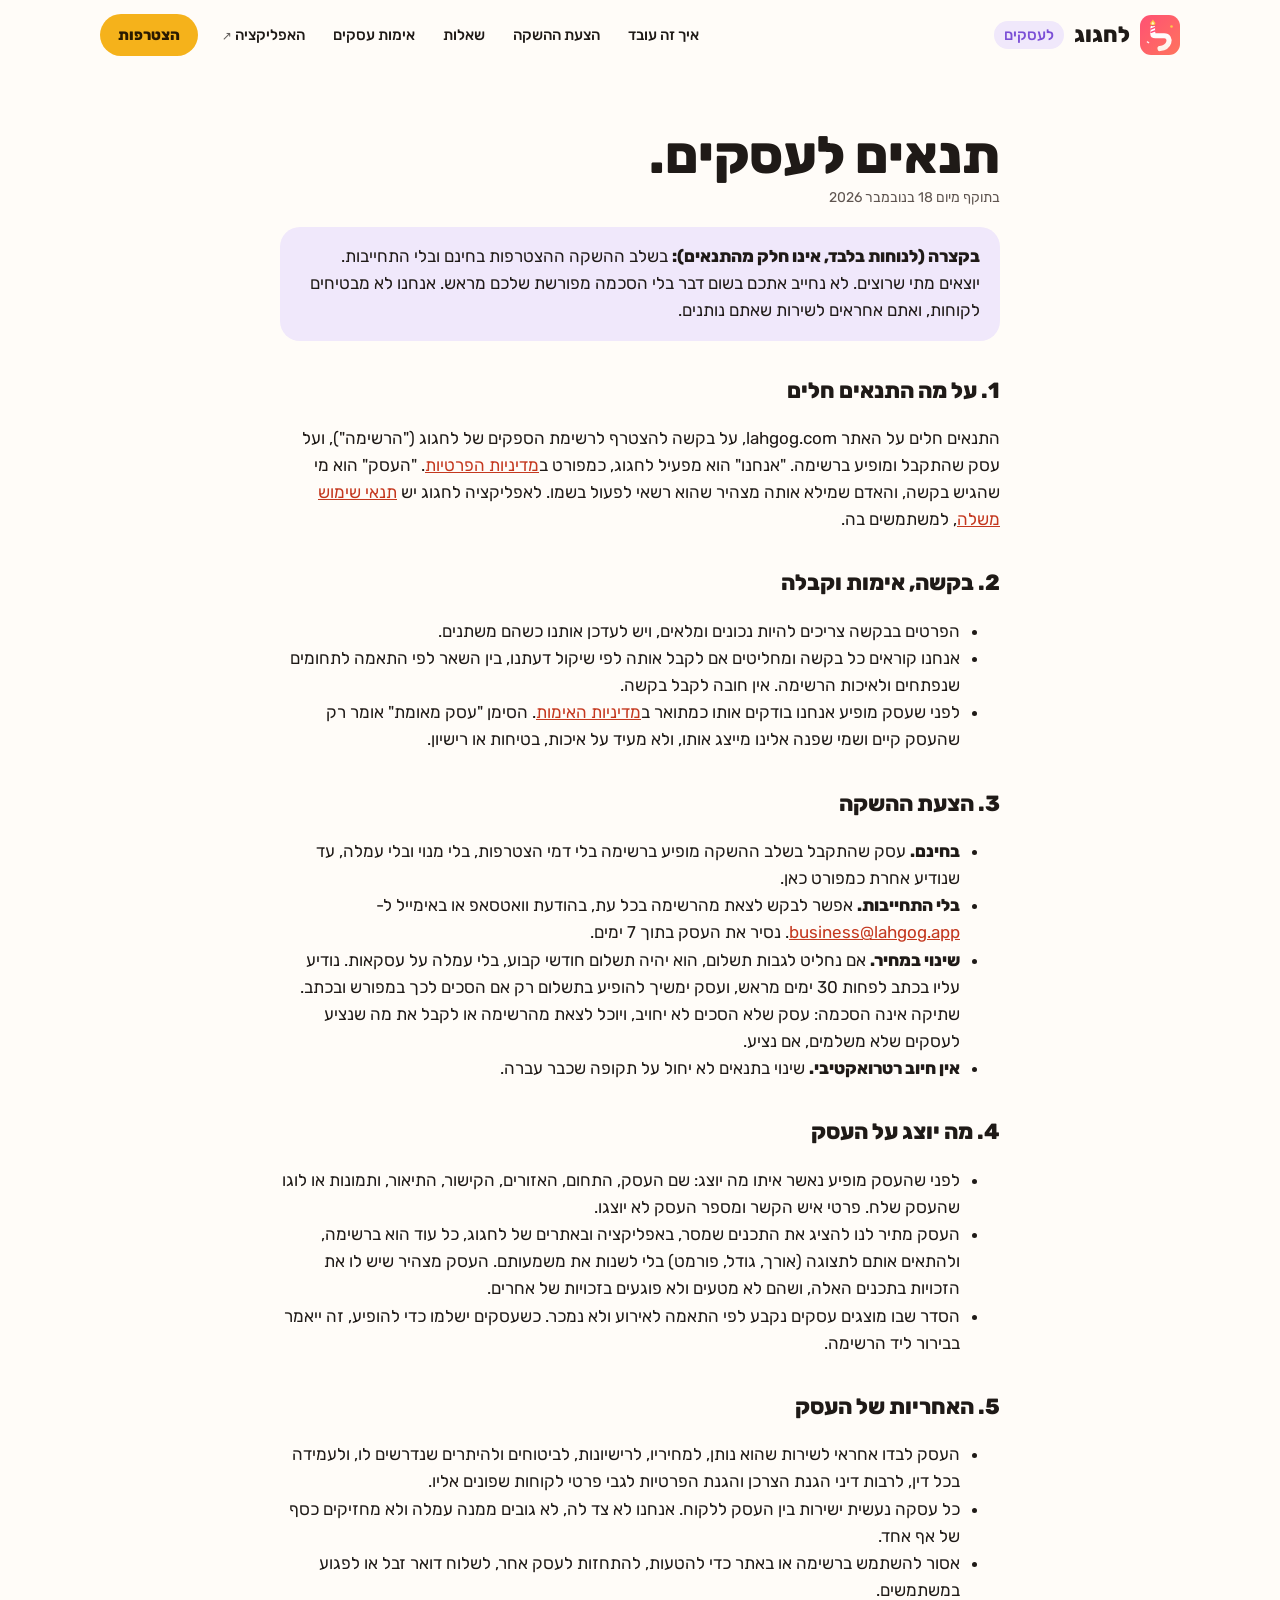
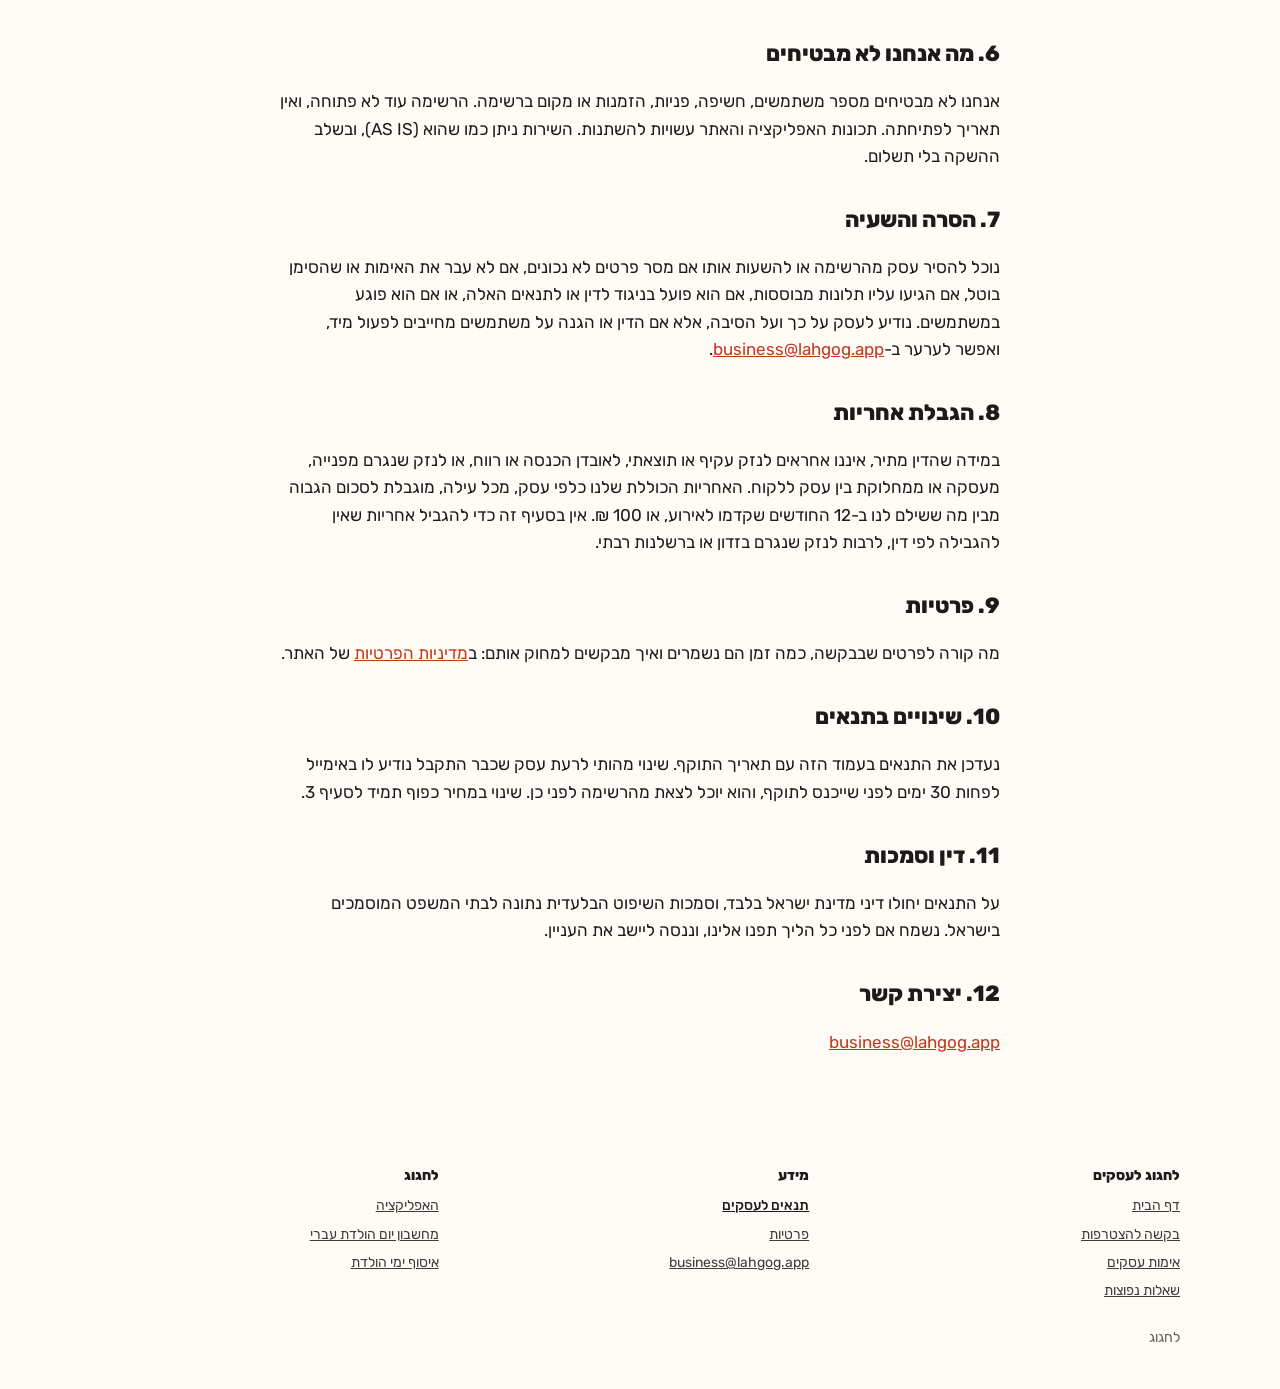
<file: terms.html>
<!doctype html>
<html lang="he" dir="rtl">
  <head>
    <meta charset="utf-8" />
    <meta name="viewport" content="width=device-width, initial-scale=1" />
    <title>תנאים לעסקים | לחגוג לעסקים</title>
    <meta name="description" content="התנאים לעסקים שמגישים בקשה ומצטרפים לרשימת הספקים של לחגוג, כולל תנאי הצעת ההשקה." />
    <meta name="theme-color" content="#24152F" />
    <link rel="canonical" href="https://lahgog.com/terms" />
    <link rel="icon" href="/favicon.svg" type="image/svg+xml" />
    <link rel="stylesheet" href="/landing.css" />
    <link rel="stylesheet" href="/biz.css" />
    <link rel="stylesheet" href="/chrome.css" />
  </head>
  <body>
    <!-- Terms for businesses (owner 2026-11-18: the launch-offer terms in writing, before the first business says yes;
         research/vendor-site.md §6 rows 2 and 5, trimmed to what exists: no money, no listing yet). Written to be
         enforceable as a standard contract (חוק החוזים האחידים): reasons for removal, notice before changes, consent
         before any charge. A lawyer should read it before the first payment. The operator's name is in /privacy only. -->
    <a class="skip" href="#main">דילוג לתוכן</a>
    <!-- chrome:bar -->
      <header class="sitebar biz-bar plain-top">
        <a class="sb-mark" href="/"><img src="/icon.svg" alt="" width="40" height="40" />לחגוג <span class="biz-tag">לעסקים</span></a>
        <nav class="sb-links" aria-label="ניווט"><a href="/#how">איך זה עובד</a><a href="/#terms">הצעת ההשקה</a><a href="/#faq">שאלות</a><a href="/verification">אימות עסקים</a><a class="sb-biz" href="https://lahgog.app/">האפליקציה</a></nav>
        <a class="sb-cta" href="/apply">הצטרפות</a>
        </header>
      <!-- /chrome:bar -->

    <main class="wrap doc-biz" id="main">
      <h1>תנאים לעסקים.</h1>
      <p class="note">בתוקף מיום 18 בנובמבר 2026</p>

      <div class="mark-box">
        <p><strong>בקצרה (לנוחות בלבד, אינו חלק מהתנאים):</strong> בשלב ההשקה ההצטרפות בחינם ובלי התחייבות. יוצאים מתי שרוצים. לא נחייב אתכם בשום דבר בלי הסכמה מפורשת שלכם מראש. אנחנו לא מבטיחים לקוחות, ואתם אחראים לשירות שאתם נותנים.</p>
      </div>

      <h2>1. על מה התנאים חלים</h2>
      <p>התנאים חלים על האתר lahgog.com, על בקשה להצטרף לרשימת הספקים של לחגוג ("הרשימה"), ועל עסק שהתקבל ומופיע ברשימה. "אנחנו" הוא מפעיל לחגוג, כמפורט ב<a href="/privacy">מדיניות הפרטיות</a>. "העסק" הוא מי שהגיש בקשה, והאדם שמילא אותה מצהיר שהוא רשאי לפעול בשמו. לאפליקציה לחגוג יש <a href="https://lahgog.app/terms">תנאי שימוש משלה</a>, למשתמשים בה.</p>

      <h2>2. בקשה, אימות וקבלה</h2>
      <ul>
        <li>הפרטים בבקשה צריכים להיות נכונים ומלאים, ויש לעדכן אותנו כשהם משתנים.</li>
        <li>אנחנו קוראים כל בקשה ומחליטים אם לקבל אותה לפי שיקול דעתנו, בין השאר לפי התאמה לתחומים שנפתחים ולאיכות הרשימה. אין חובה לקבל בקשה.</li>
        <li>לפני שעסק מופיע אנחנו בודקים אותו כמתואר ב<a href="/verification">מדיניות האימות</a>. הסימן "עסק מאומת" אומר רק שהעסק קיים ושמי שפנה אלינו מייצג אותו, ולא מעיד על איכות, בטיחות או רישיון.</li>
      </ul>

      <h2>3. הצעת ההשקה</h2>
      <ul>
        <li><strong>בחינם.</strong> עסק שהתקבל בשלב ההשקה מופיע ברשימה בלי דמי הצטרפות, בלי מנוי ובלי עמלה, עד שנודיע אחרת כמפורט כאן.</li>
        <li><strong>בלי התחייבות.</strong> אפשר לבקש לצאת מהרשימה בכל עת, בהודעת וואטסאפ או באימייל ל-<a href="mailto:business@lahgog.app">business@lahgog.app</a>. נסיר את העסק בתוך 7 ימים.</li>
        <li><strong>שינוי במחיר.</strong> אם נחליט לגבות תשלום, הוא יהיה תשלום חודשי קבוע, בלי עמלה על עסקאות. נודיע עליו בכתב לפחות 30 ימים מראש, ועסק ימשיך להופיע בתשלום רק אם הסכים לכך במפורש ובכתב. שתיקה אינה הסכמה: עסק שלא הסכים לא יחויב, ויוכל לצאת מהרשימה או לקבל את מה שנציע לעסקים שלא משלמים, אם נציע.</li>
        <li><strong>אין חיוב רטרואקטיבי.</strong> שינוי בתנאים לא יחול על תקופה שכבר עברה.</li>
      </ul>

      <h2>4. מה יוצג על העסק</h2>
      <ul>
        <li>לפני שהעסק מופיע נאשר איתו מה יוצג: שם העסק, התחום, האזורים, הקישור, התיאור, ותמונות או לוגו שהעסק שלח. פרטי איש הקשר ומספר העסק לא יוצגו.</li>
        <li>העסק מתיר לנו להציג את התכנים שמסר, באפליקציה ובאתרים של לחגוג, כל עוד הוא ברשימה, ולהתאים אותם לתצוגה (אורך, גודל, פורמט) בלי לשנות את משמעותם. העסק מצהיר שיש לו את הזכויות בתכנים האלה, ושהם לא מטעים ולא פוגעים בזכויות של אחרים.</li>
        <li>הסדר שבו מוצגים עסקים נקבע לפי התאמה לאירוע ולא נמכר. כשעסקים ישלמו כדי להופיע, זה ייאמר בבירור ליד הרשימה.</li>
      </ul>

      <h2>5. האחריות של העסק</h2>
      <ul>
        <li>העסק לבדו אחראי לשירות שהוא נותן, למחיריו, לרישיונות, לביטוחים ולהיתרים שנדרשים לו, ולעמידה בכל דין, לרבות דיני הגנת הצרכן והגנת הפרטיות לגבי פרטי לקוחות שפונים אליו.</li>
        <li>כל עסקה נעשית ישירות בין העסק ללקוח. אנחנו לא צד לה, לא גובים ממנה עמלה ולא מחזיקים כסף של אף אחד.</li>
        <li>אסור להשתמש ברשימה או באתר כדי להטעות, להתחזות לעסק אחר, לשלוח דואר זבל או לפגוע במשתמשים.</li>
      </ul>

      <h2>6. מה אנחנו לא מבטיחים</h2>
      <p>אנחנו לא מבטיחים מספר משתמשים, חשיפה, פניות, הזמנות או מקום ברשימה. הרשימה עוד לא פתוחה, ואין תאריך לפתיחתה. תכונות האפליקציה והאתר עשויות להשתנות. השירות ניתן כמו שהוא (AS IS), ובשלב ההשקה בלי תשלום.</p>

      <h2>7. הסרה והשעיה</h2>
      <p>נוכל להסיר עסק מהרשימה או להשעות אותו אם מסר פרטים לא נכונים, אם לא עבר את האימות או שהסימן בוטל, אם הגיעו עליו תלונות מבוססות, אם הוא פועל בניגוד לדין או לתנאים האלה, או אם הוא פוגע במשתמשים. נודיע לעסק על כך ועל הסיבה, אלא אם הדין או הגנה על משתמשים מחייבים לפעול מיד, ואפשר לערער ב-<a href="mailto:business@lahgog.app">business@lahgog.app</a>.</p>

      <h2>8. הגבלת אחריות</h2>
      <p>במידה שהדין מתיר, איננו אחראים לנזק עקיף או תוצאתי, לאובדן הכנסה או רווח, או לנזק שנגרם מפנייה, מעסקה או ממחלוקת בין עסק ללקוח. האחריות הכוללת שלנו כלפי עסק, מכל עילה, מוגבלת לסכום הגבוה מבין מה ששילם לנו ב-12 החודשים שקדמו לאירוע, או 100 ₪. אין בסעיף זה כדי להגביל אחריות שאין להגבילה לפי דין, לרבות לנזק שנגרם בזדון או ברשלנות רבתי.</p>

      <h2>9. פרטיות</h2>
      <p>מה קורה לפרטים שבבקשה, כמה זמן הם נשמרים ואיך מבקשים למחוק אותם: ב<a href="/privacy">מדיניות הפרטיות</a> של האתר.</p>

      <h2>10. שינויים בתנאים</h2>
      <p>נעדכן את התנאים בעמוד הזה עם תאריך התוקף. שינוי מהותי לרעת עסק שכבר התקבל נודיע לו באימייל לפחות 30 ימים לפני שייכנס לתוקף, והוא יוכל לצאת מהרשימה לפני כן. שינוי במחיר כפוף תמיד לסעיף 3.</p>

      <h2>11. דין וסמכות</h2>
      <p>על התנאים יחולו דיני מדינת ישראל בלבד, וסמכות השיפוט הבלעדית נתונה לבתי המשפט המוסמכים בישראל. נשמח אם לפני כל הליך תפנו אלינו, וננסה ליישב את העניין.</p>

      <h2>12. יצירת קשר</h2>
      <p><a href="mailto:business@lahgog.app">business@lahgog.app</a></p>
    </main>
    <!-- chrome:foot -->
      <footer class="sitefoot" aria-label="קישורים">
      <div class="sf-cols">
      <div><h2>לחגוג לעסקים</h2><ul><li><a href="/">דף הבית</a></li><li><a href="/apply">בקשה להצטרפות</a></li><li><a href="/verification">אימות עסקים</a></li><li><a href="/#faq">שאלות נפוצות</a></li></ul></div>
      <div><h2>מידע</h2><ul><li><a href="/terms" aria-current="page">תנאים לעסקים</a></li><li><a href="/privacy">פרטיות</a></li><li><a href="mailto:business@lahgog.app">business@lahgog.app</a></li></ul></div>
      <div><h2>לחגוג</h2><ul><li><a href="https://lahgog.app/">האפליקציה</a></li><li><a href="https://lahgog.app/hebrew-birthday">מחשבון יום הולדת עברי</a></li><li><a href="https://lahgog.app/collect">איסוף ימי הולדת</a></li></ul></div>
      </div>
      <p class="sf-base">לחגוג</p>
      </footer>
      <!-- /chrome:foot -->
  </body>
</html>
</file>
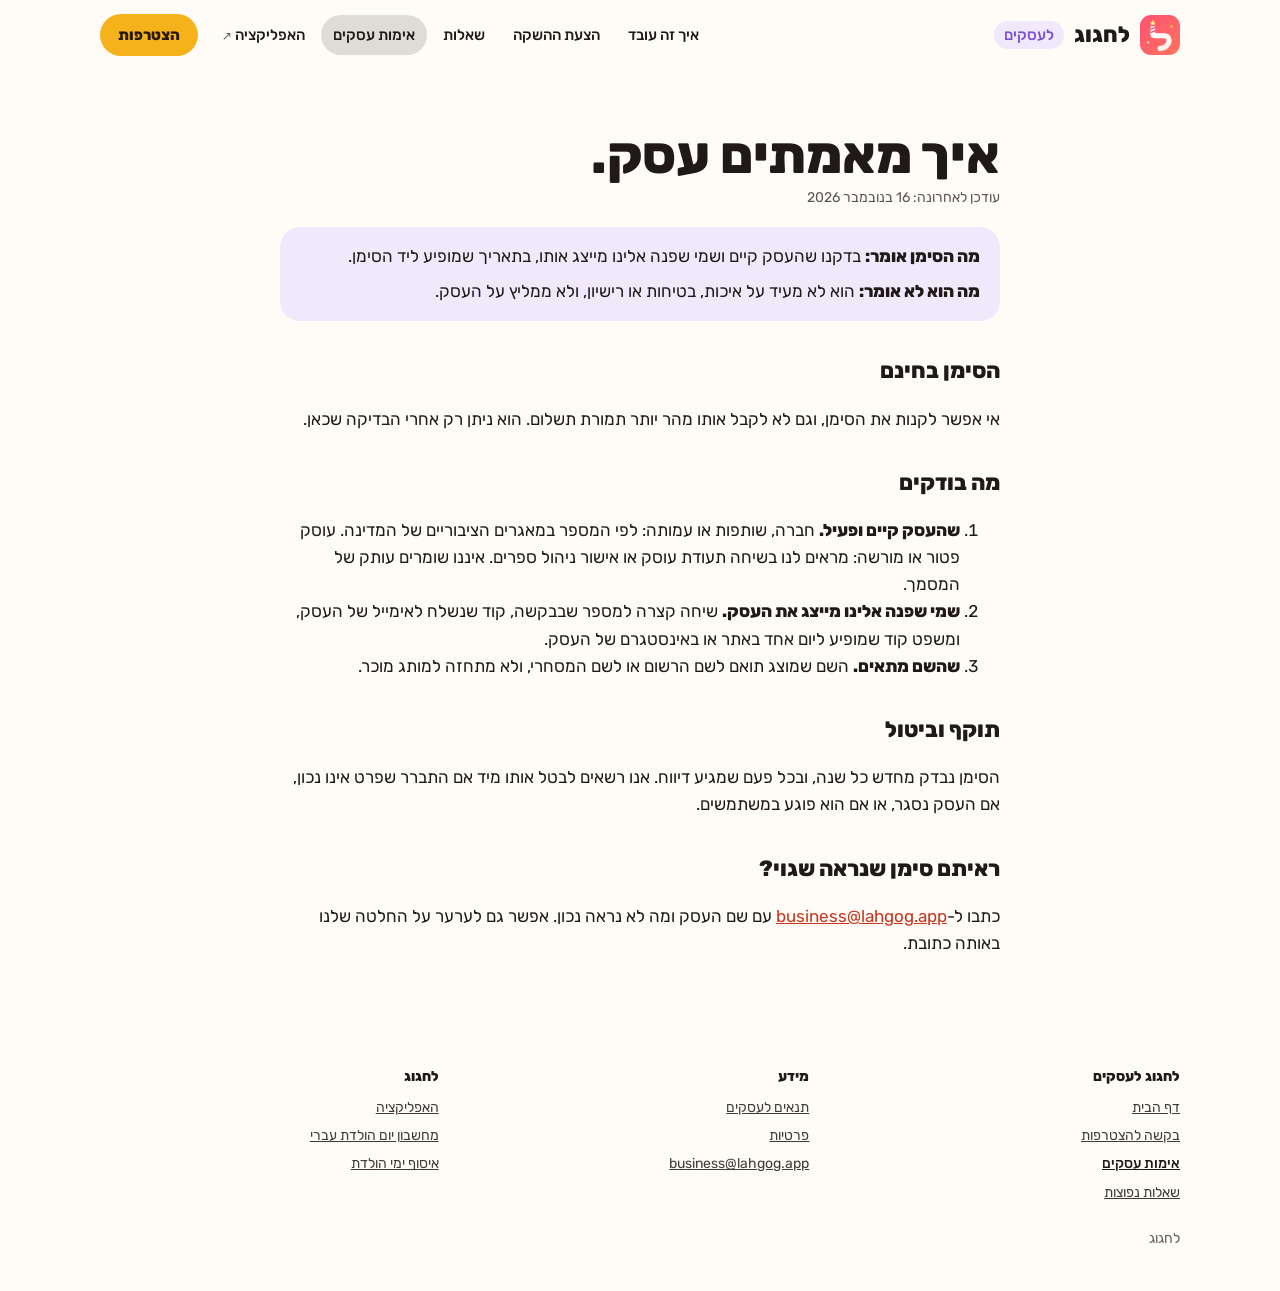
<file: verification.html>
<!doctype html>
<html lang="he" dir="rtl">
  <head>
    <meta charset="utf-8" />
    <meta name="viewport" content="width=device-width, initial-scale=1" />
    <title>איך מאמתים עסק | לחגוג לעסקים</title>
    <meta name="description" content="מה אומר הסימן &quot;עסק מאומת&quot; בלחגוג, מה בודקים, ומה הוא לא אומר." />
    <meta name="theme-color" content="#24152F" />
    <link rel="canonical" href="https://lahgog.com/verification" />
    <link rel="icon" href="/favicon.svg" type="image/svg+xml" />
    <link rel="stylesheet" href="/landing.css" />
    <link rel="stylesheet" href="/biz.css" />
    <link rel="stylesheet" href="/chrome.css" />
  </head>
  <body>
    <!-- The verification policy (owner 2026-11-12: the mark is free and only says the business exists and the applicant
         represents it; research/vendor-site.md §5.3 levels and checks). -->
    <a class="skip" href="#main">דילוג לתוכן</a>
    <!-- chrome:bar -->
      <header class="sitebar biz-bar plain-top">
        <a class="sb-mark" href="/"><img src="/icon.svg" alt="" width="40" height="40" />לחגוג <span class="biz-tag">לעסקים</span></a>
        <nav class="sb-links" aria-label="ניווט"><a href="/#how">איך זה עובד</a><a href="/#terms">הצעת ההשקה</a><a href="/#faq">שאלות</a><a href="/verification" aria-current="page">אימות עסקים</a><a class="sb-biz" href="https://lahgog.app/">האפליקציה</a></nav>
        <a class="sb-cta" href="/apply">הצטרפות</a>
        </header>
      <!-- /chrome:bar -->
    <main class="wrap doc-biz" id="main">
      <h1>איך מאמתים עסק.</h1>
      <p class="note">עודכן לאחרונה: 16 בנובמבר 2026</p>

      <div class="mark-box">
        <p><strong>מה הסימן אומר:</strong> בדקנו שהעסק קיים ושמי שפנה אלינו מייצג אותו, בתאריך שמופיע ליד הסימן.</p>
        <p><strong>מה הוא לא אומר:</strong> הוא לא מעיד על איכות, בטיחות או רישיון, ולא ממליץ על העסק.</p>
      </div>

      <h2>הסימן בחינם</h2>
      <p>אי אפשר לקנות את הסימן, וגם לא לקבל אותו מהר יותר תמורת תשלום. הוא ניתן רק אחרי הבדיקה שכאן.</p>

      <h2>מה בודקים</h2>
      <ol>
        <li><strong>שהעסק קיים ופעיל.</strong> חברה, שותפות או עמותה: לפי המספר במאגרים הציבוריים של המדינה. עוסק פטור או מורשה: מראים לנו בשיחה תעודת עוסק או אישור ניהול ספרים. איננו שומרים עותק של המסמך.</li>
        <li><strong>שמי שפנה אלינו מייצג את העסק.</strong> שיחה קצרה למספר שבבקשה, קוד שנשלח לאימייל של העסק, ומשפט קוד שמופיע ליום אחד באתר או באינסטגרם של העסק.</li>
        <li><strong>שהשם מתאים.</strong> השם שמוצג תואם לשם הרשום או לשם המסחרי, ולא מתחזה למותג מוכר.</li>
      </ol>

      <h2>תוקף וביטול</h2>
      <p>הסימן נבדק מחדש כל שנה, ובכל פעם שמגיע דיווח. אנו רשאים לבטל אותו מיד אם התברר שפרט אינו נכון, אם העסק נסגר, או אם הוא פוגע במשתמשים.</p>

      <h2>ראיתם סימן שנראה שגוי?</h2>
      <p>כתבו ל-<a href="mailto:business@lahgog.app">business@lahgog.app</a> עם שם העסק ומה לא נראה נכון. אפשר גם לערער על החלטה שלנו באותה כתובת.</p>
    </main>
    <!-- chrome:foot -->
      <footer class="sitefoot" aria-label="קישורים">
      <div class="sf-cols">
      <div><h2>לחגוג לעסקים</h2><ul><li><a href="/">דף הבית</a></li><li><a href="/apply">בקשה להצטרפות</a></li><li><a href="/verification" aria-current="page">אימות עסקים</a></li><li><a href="/#faq">שאלות נפוצות</a></li></ul></div>
      <div><h2>מידע</h2><ul><li><a href="/terms">תנאים לעסקים</a></li><li><a href="/privacy">פרטיות</a></li><li><a href="mailto:business@lahgog.app">business@lahgog.app</a></li></ul></div>
      <div><h2>לחגוג</h2><ul><li><a href="https://lahgog.app/">האפליקציה</a></li><li><a href="https://lahgog.app/hebrew-birthday">מחשבון יום הולדת עברי</a></li><li><a href="https://lahgog.app/collect">איסוף ימי הולדת</a></li></ul></div>
      </div>
      <p class="sf-base">לחגוג</p>
      </footer>
      <!-- /chrome:foot -->
  </body>
</html>
</file>
<file: landing.css>
/* lahgog.app landing page. Brand tokens from the app (src/ui/tokens.ts) plus one color world per strength:
   AI = violet, organizers = coral, together = teal, reminders = saffron. */
@font-face { font-family: 'Rubik'; src: url('/fonts/rubik-400.woff') format('woff'); font-weight: 400; font-display: swap; }
@font-face { font-family: 'Rubik'; src: url('/fonts/rubik-500.woff') format('woff'); font-weight: 500; font-display: swap; }
@font-face { font-family: 'Rubik'; src: url('/fonts/rubik-800.woff') format('woff'); font-weight: 800; font-display: swap; }

:root {
  --ink: #1f1a17;
  --muted: #5f5550;
  --paper: #fffcf8;
  --surface: #ffffff;
  --line: #efe7de;
  --night: #24152f;
  --coral: #e84a2f;
  --coral-ink: #c4381f;
  --peach: #ffe9e2;
  --saffron: #f5b21b;
  --butter: #fff3d1;
  --amber-ink: #8a5a00;
  --plum: #663886;
  --violet: #7b4fd6;
  --lavender: #f0e8fb;
  --teal: #0f9f8f;
  --teal-ink: #0b6f64;
  --mint: #dcf5f0;
  --pink: #e0457b;
  color-scheme: light dark;
}
@media (prefers-color-scheme: dark) {
  :root {
    --ink: #f7f0ea;
    --muted: #c6b9c9;
    --paper: #170f1d;
    --surface: #241a2c;
    --line: #362a3f;
    --coral-ink: #ff8f78;
    --peach: #3a1f1d;
    --butter: #352a12;
    --amber-ink: #ffcf5c;
    --lavender: #2a1f3d;
    --violet: #b79bff;
    --mint: #12302c;
    --teal-ink: #5fd6c6;
  }
}

* { box-sizing: border-box; }
html { -webkit-text-size-adjust: 100%; }
body { margin: 0; font-family: 'Rubik', system-ui, -apple-system, 'Segoe UI', Arial, sans-serif; font-size: 17px; line-height: 1.6; background: var(--paper); color: var(--ink); }
a { color: inherit; }
a:focus-visible, summary:focus-visible { outline: 3px solid var(--saffron); outline-offset: 3px; border-radius: 6px; }
img { max-width: 100%; height: auto; }
[hidden] { display: none !important; }
.skip { position: absolute; inset-inline-start: 12px; top: -60px; background: var(--coral-ink); color: #fff; padding: 8px 14px; border-radius: 10px; z-index: 10; }
.skip:focus { top: 12px; }
.wrap { width: 100%; max-width: 1120px; margin-inline: auto; padding-inline: 20px; }

/* ---- hero: the night stage ---- */
.stage { background: radial-gradient(120% 90% at 85% 0%, #4a2a66 0%, var(--night) 55%); color: #fff8f2; padding-bottom: 72px; overflow: hidden; }
.top { display: flex; align-items: center; justify-content: space-between; padding-block: 18px; }
.mark { display: flex; align-items: center; gap: 10px; text-decoration: none; font-weight: 800; font-size: 22px; }
.mark img { width: 40px; height: 40px; border-radius: 11px; }
.lang { text-decoration: none; font-weight: 500; font-size: 15px; padding: 6px 14px; border: 1px solid rgba(255, 248, 242, 0.3); border-radius: 999px; }
.hero { display: grid; gap: 44px; align-items: center; padding-top: 36px; }
@media (min-width: 900px) { .hero { grid-template-columns: 1.05fr 0.95fr; padding-top: 56px; } }
.hero h1 { font-size: clamp(42px, 6.6vw, 76px); line-height: 1.02; font-weight: 800; letter-spacing: -0.025em; margin: 0 0 22px; max-width: 12ch; }
.hero .lead { font-size: clamp(18px, 2vw, 21px); color: rgba(255, 248, 242, 0.82); margin: 0 0 32px; max-width: 30em; }
.soon { display: inline-flex; flex-direction: column; gap: 2px; padding: 14px 24px; border-radius: 18px; background: var(--saffron); color: #2a1a00; }
.soon strong { font-size: 19px; font-weight: 800; }
.soon span { font-size: 14px; }

/* the planner conversation */
.chat { background: #fff8f2; color: #1f1a17; border-radius: 30px; padding: 18px; display: grid; gap: 12px; box-shadow: 0 40px 80px -40px rgba(0, 0, 0, 0.7); max-width: 460px; justify-self: center; width: 100%; }
.chat-head { display: flex; align-items: center; gap: 10px; padding: 4px 6px 10px; border-bottom: 1px solid #f0e6dc; font-weight: 800; }
.chat-head i { width: 30px; height: 30px; border-radius: 50%; background: linear-gradient(135deg, #7b4fd6, #e0457b); display: grid; place-items: center; font-style: normal; color: #fff; font-size: 15px; }
.bubble { max-width: 86%; padding: 11px 15px; border-radius: 20px; font-weight: 500; line-height: 1.45; }
.bubble.me { justify-self: start; background: #e84a2f; color: #fff; border-end-start-radius: 6px; }
.bubble.ai { justify-self: end; background: #f2ebfb; border-end-end-radius: 6px; }
.chat .chips { display: flex; flex-wrap: wrap; gap: 6px; justify-self: end; justify-content: flex-end; }
.chat .chip { border: 1.5px solid #7b4fd6; color: #7b4fd6; border-radius: 999px; padding: 4px 12px; font-size: 15px; font-weight: 500; }
.chat .chip.on { background: #7b4fd6; color: #fff; }
.plan { justify-self: stretch; border-radius: 22px; background: linear-gradient(160deg, #fff, #fbf3ff); border: 2px solid #e4d6f7; padding: 16px; display: grid; gap: 10px; }
.plan b { font-size: 19px; font-weight: 800; }
.plan ul { list-style: none; margin: 0; padding: 0; display: grid; gap: 6px; font-size: 15px; color: #4b4140; }
.plan li::before { content: '✓ '; color: #0f9f8f; font-weight: 800; }
.plan .go { justify-self: start; background: #663886; color: #fff; border-radius: 999px; padding: 8px 18px; font-weight: 800; font-size: 15px; }
@media (prefers-reduced-motion: no-preference) {
  .chat.play .step { animation-play-state: running; }
  .chat .step { animation-play-state: paused; opacity: 0; transform: translateY(10px); animation: pop 500ms cubic-bezier(0.2, 0.9, 0.3, 1.2) forwards; }
  .chat .s2 { animation-delay: 700ms; }
  .chat .s3 { animation-delay: 1500ms; }
  .chat .s4 { animation-delay: 2300ms; }
  .chat .s5 { animation-delay: 3200ms; }
}
@keyframes pop { to { opacity: 1; transform: none; } }

/* ---- sections ---- */
.band { padding-block: 84px; }
.band h2 { font-size: clamp(32px, 4.4vw, 48px); line-height: 1.08; font-weight: 800; letter-spacing: -0.02em; margin: 0 0 16px; max-width: 16ch; }
.band .intro { color: var(--muted); max-width: 36em; margin: 0 0 40px; font-size: 19px; }
.organize { background: var(--peach); }
.organize h2 { color: var(--coral-ink); }
.ai { background: var(--lavender); }
.ai h2 { color: var(--violet); }
.together { background: var(--mint); }
.together h2 { color: var(--teal-ink); }
.remember { background: var(--butter); }
.remember h2 { color: var(--amber-ink); }

/* organizer bento: tiles of different sizes, each a slice of a real plan */
.bento { display: grid; gap: 16px; grid-template-columns: 1fr; }
@media (min-width: 760px) { .bento { grid-template-columns: repeat(6, 1fr); } }
.tile { background: var(--surface); border-radius: 26px; padding: 22px; display: flex; flex-direction: column; gap: 12px; }
.tile h3 { margin: 0; font-size: 21px; font-weight: 800; line-height: 1.2; }
.tile p { margin: 0; color: var(--muted); font-size: 16px; }
@media (min-width: 760px) {
  .t-guests { grid-column: span 3; grid-row: span 2; }
  .t-timeline { grid-column: span 3; }
  .t-budget { grid-column: span 3; }
  .t-vendors { grid-column: span 2; }
  .t-day { grid-column: span 2; }
  .t-team { grid-column: span 2; }
}
.t-guests { background: var(--coral); color: #fff; }
.t-guests p { color: rgba(255, 255, 255, 0.9); }
.counts { display: flex; gap: 10px; flex-wrap: wrap; }
.counts span { background: rgba(255, 255, 255, 0.18); border-radius: 16px; padding: 10px 14px; font-size: 15px; }
.counts b { display: block; font-size: 30px; font-weight: 800; line-height: 1.1; }
.guest-list { list-style: none; margin: 0; padding: 0; display: grid; gap: 8px; font-size: 15px; }
.guest-list li { background: rgba(255, 255, 255, 0.14); border-radius: 14px; padding: 9px 12px; display: flex; justify-content: space-between; gap: 10px; }
.guest-list em { font-style: normal; opacity: 0.9; }
.steps { list-style: none; margin: 0; padding: 0; display: grid; gap: 8px; font-size: 15px; }
.steps li { display: grid; grid-template-columns: 96px 1fr; gap: 10px; align-items: baseline; }
.steps small { color: var(--coral-ink); font-weight: 800; font-size: 14px; }
.money { display: grid; grid-template-columns: 1fr auto auto; gap: 6px 14px; font-size: 15px; align-items: baseline; }
.money .h { color: var(--muted); font-size: 13px; }
.money .paid { color: var(--teal-ink); font-weight: 500; }
.bar { height: 10px; border-radius: 999px; background: var(--peach); overflow: hidden; }
.bar i { display: block; height: 100%; width: 72%; background: linear-gradient(90deg, var(--saffron), var(--coral)); border-radius: 999px; }
.t-vendors { background: var(--night); color: #fff8f2; }
.t-vendors p { color: rgba(255, 248, 242, 0.78); }
.due { background: rgba(255, 255, 255, 0.1); border-radius: 14px; padding: 10px 12px; font-size: 15px; }
.due b { color: var(--saffron); }
.sched { list-style: none; margin: 0; padding: 0; font-size: 15px; display: grid; gap: 4px; }
.sched b { font-variant-numeric: tabular-nums; color: var(--coral-ink); margin-inline-end: 8px; }
.faces { display: flex; }
.faces span { width: 40px; height: 40px; border-radius: 50%; display: grid; place-items: center; font-weight: 800; color: #fff; border: 3px solid var(--surface); margin-inline-start: -10px; }
.faces span:first-child { margin-inline-start: 0; }

/* AI row */
.ai-grid { display: grid; gap: 18px; }
@media (min-width: 900px) { .ai-grid { grid-template-columns: 1.2fr 1fr 1fr; } }
.ai-card { background: var(--surface); border-radius: 26px; padding: 22px; display: flex; flex-direction: column; gap: 12px; }
.ai-card h3 { margin: 0; font-size: 21px; font-weight: 800; }
.ai-card p { margin: 0; color: var(--muted); font-size: 16px; }
.typed { align-self: start; background: var(--lavender); border-radius: 18px; padding: 10px 14px; font-weight: 500; }
.filled { display: grid; grid-template-columns: auto 1fr; gap: 2px 14px; border: 2px solid var(--violet); border-radius: 18px; padding: 12px 14px; font-size: 15px; }
.filled dt { color: var(--muted); }
.filled dd { margin: 0; font-weight: 500; }
.wish { background: var(--lavender); border-radius: 18px; padding: 12px 14px; font-size: 15px; line-height: 1.5; }
.gifts { display: flex; flex-wrap: wrap; gap: 6px; }
.gifts span { background: var(--lavender); color: var(--violet); border-radius: 999px; padding: 5px 12px; font-size: 14px; font-weight: 500; }

/* together */
.together-grid { display: grid; gap: 18px; }
@media (min-width: 900px) { .together-grid { grid-template-columns: 1fr 1fr; align-items: stretch; } }
.event { background: var(--surface); border-radius: 26px; padding: 22px; display: grid; gap: 14px; align-content: start; }
.event-head { display: flex; justify-content: space-between; align-items: baseline; gap: 12px; }
.event-head b { font-size: 21px; font-weight: 800; }
.event-head span { color: var(--muted); font-size: 15px; }
.votes { display: grid; gap: 8px; font-size: 15px; }
.votes div { display: grid; grid-template-columns: 110px 1fr auto; gap: 10px; align-items: center; }
.votes i { height: 10px; border-radius: 999px; background: var(--teal); display: block; }
.items { display: flex; flex-wrap: wrap; gap: 6px; }
.items span { background: var(--mint); border-radius: 999px; padding: 5px 12px; font-size: 14px; }
.items span.mine { background: var(--teal); color: #fff; font-weight: 500; }
.counter { background: var(--teal-ink); color: #f2fffc; border-radius: 26px; padding: 24px; display: grid; gap: 10px; align-content: start; }
@media (prefers-color-scheme: dark) { .counter { background: #0d4a43; } }
.counter h3 { margin: 0; font-size: 24px; font-weight: 800; }
.counter p { margin: 0; opacity: 0.88; }
.clock { display: grid; grid-template-columns: repeat(4, 1fr); gap: 8px; margin-top: 6px; }
.clock div { background: rgba(255, 255, 255, 0.12); border-radius: 16px; padding: 12px 4px; text-align: center; }
.clock b { display: block; font-size: clamp(26px, 3.6vw, 38px); font-weight: 800; color: #fff; font-variant-numeric: tabular-nums; line-height: 1.1; }
.clock small { font-size: 13px; opacity: 0.88; }
.counter .today { font-size: 26px; font-weight: 800; }
.counter .note { font-size: 14px; opacity: 0.82; }

/* remember: reminders + the calendar page */
.remember-grid { display: grid; gap: 40px; align-items: center; }
@media (min-width: 900px) { .remember-grid { grid-template-columns: 1.1fr 0.9fr; } }
.points { list-style: none; margin: 0 0 28px; padding: 0; display: grid; gap: 14px; }
.points li { padding-inline-start: 18px; border-inline-start: 4px solid var(--saffron); }
.points strong { display: block; font-weight: 800; font-size: 18px; }
.points span { color: var(--muted); }
.notif { display: flex; gap: 12px; align-items: center; background: var(--surface); border-radius: 18px; padding: 12px 14px; max-width: 420px; margin-bottom: 10px; box-shadow: 0 10px 30px -18px rgba(138, 90, 0, 0.5); }
.notif img { width: 34px; height: 34px; border-radius: 9px; }
.notif b { display: block; font-weight: 500; }
.notif span { color: var(--muted); font-size: 15px; }
.cal { position: relative; justify-self: center; width: min(300px, 80vw); margin-top: 30px; }
.cal-page { position: relative; background: #fcfaf7; color: #1f1a17; border-radius: 30px; box-shadow: 0 18px 0 -8px rgba(162, 46, 27, 0.16), 0 28px 50px -28px rgba(58, 32, 76, 0.45); transform: rotate(3deg); overflow: hidden; text-align: center; }
.cal-head { background: #663886; color: #fcfaf7; padding: 24px 20px 14px; font-weight: 500; font-size: 17px; }
.cal-posts { position: absolute; top: -24px; inset-inline: 0; display: flex; justify-content: space-between; padding-inline: 62px; transform: rotate(3deg); z-index: 2; }
.cal-posts i { display: block; width: 16px; height: 46px; border-radius: 8px; background: #3a204c; }
.cal-day { font-size: 112px; font-weight: 800; line-height: 1; color: #e84a2f; margin-top: 16px; letter-spacing: -0.04em; font-variant-numeric: tabular-nums; }
.cal-month { font-size: 18px; font-weight: 500; color: #6b5f58; margin-top: 4px; }
.cal-hebrew { margin: 16px 20px 24px; padding-top: 14px; border-top: 2px dashed #efe9e1; font-size: 22px; font-weight: 800; color: #663886; }
.cal-flame { position: absolute; inset-inline-end: -16px; bottom: -20px; width: 76px; transform: rotate(-8deg); }

/* skins */
.skins { display: flex; flex-wrap: wrap; gap: 10px; list-style: none; margin: 0; padding: 0; }
.skins li { display: flex; align-items: center; gap: 10px; padding-block: 8px; padding-inline: 8px 16px; border-radius: 999px; background: var(--surface); border: 1px solid var(--line); font-weight: 500; }
.skins i { width: 28px; height: 28px; border-radius: 50%; border: 5px solid var(--sbg); background: var(--sac); box-shadow: 0 0 0 1px var(--line); }

/* privacy */
.facts { display: grid; gap: 14px; margin: 0 0 24px; padding: 0; list-style: none; }
@media (min-width: 860px) { .facts { grid-template-columns: repeat(3, 1fr); gap: 22px; } }
.facts li { font-size: 19px; font-weight: 500; line-height: 1.45; padding-top: 14px; border-top: 4px solid var(--plum); }
.more { color: var(--coral-ink); font-weight: 500; }

/* faq */
.faq { max-width: 780px; }
.faq details { border-bottom: 1px solid var(--line); padding-block: 16px; }
.faq summary { cursor: pointer; font-weight: 800; font-size: 19px; list-style: none; display: flex; justify-content: space-between; gap: 16px; }
.faq summary::-webkit-details-marker { display: none; }
.faq summary::after { content: '+'; color: var(--coral-ink); font-weight: 800; }
.faq details[open] summary::after { content: '−'; }
.faq p { margin: 10px 0 0; color: var(--muted); }
.faq a { color: var(--coral-ink); }

/* closing */
.closing { background: var(--night); color: #fff8f2; text-align: center; padding-block: 90px; }
.closing h2 { margin: 0 auto 26px; font-size: clamp(32px, 4.4vw, 48px); font-weight: 800; line-height: 1.1; max-width: 18ch; }

/* footer */
.foot { padding-block: 28px 40px; font-size: 14px; color: var(--muted); }
.foot nav { display: flex; flex-wrap: wrap; gap: 8px 20px; margin-bottom: 10px; }
.foot nav a { color: var(--ink); }
.foot p { margin: 4px 0; }
.t-guests p { margin-top: auto; }

/* hero: the real home screen in a phone, with three app cards (remember, plan, together) around it */
.stack { position: relative; height: 500px; max-width: 480px; width: 100%; justify-self: center; }
.shot { margin: 0; border-radius: 34px; border: 8px solid #120a1c; background: #120a1c; overflow: hidden; box-shadow: 0 40px 80px -30px rgba(0, 0, 0, 0.8); }
.shot img { display: block; width: 100%; height: auto; }
.stack .shot { position: absolute; top: 0; inset-inline: 0; margin-inline: auto; width: 260px; }
.snap { position: absolute; z-index: 1; width: 236px; border-radius: 20px; padding: 14px 18px; display: grid; gap: 2px; box-shadow: 0 24px 48px -22px rgba(0, 0, 0, 0.8); }
.snap b { font-size: 17px; font-weight: 800; }
.snap span { font-size: 14px; opacity: 0.9; }
.s-remember { top: 24px; inset-inline-start: 0; background: #e84a2f; color: #fff; transform: rotate(-4deg); }
.s-plan { top: 200px; inset-inline-end: 0; background: linear-gradient(135deg, #7b4fd6, #b04fc4); color: #fff; transform: rotate(3deg); }
.s-together { top: 372px; inset-inline-start: 12px; background: #0f9f8f; color: #fff; transform: rotate(-2deg); }
/* a phone is too narrow for the cards around the screen: the real screen alone */
@media (max-width: 620px) {
  .stack { height: auto; }
  .stack .shot { position: static; width: 240px; }
  .snap { display: none; }
}
/* two real screens side by side (skins, the planner) */
.pair { display: flex; justify-content: center; gap: 18px; margin-bottom: 28px; }
.pair .shot { width: min(42vw, 230px); }
.pair .shot:nth-child(1) { transform: rotate(-3deg); }
.pair .shot:nth-child(2) { transform: rotate(3deg) translateY(18px); }
.planner .pair { margin-bottom: 0; align-self: center; }
/* a real screen fragment inside an AI card */
.card-shot { margin: 0; border-radius: 18px; overflow: hidden; border: 1px solid var(--line); background: #fff; }
.card-shot img { display: block; width: 100%; height: auto; }
.prog { display: block; height: 8px; border-radius: 999px; background: rgba(255, 255, 255, 0.25); margin-top: 8px; overflow: hidden; }
.prog i { display: block; height: 100%; width: 66%; background: #f5b21b; border-radius: 999px; }
@media (prefers-reduced-motion: no-preference) {
  .snap { animation: deal 700ms cubic-bezier(0.2, 0.9, 0.3, 1.15) both; }
  .s-plan { animation-delay: 150ms; }
  .s-together { animation-delay: 300ms; }
}
@keyframes deal { from { opacity: 0; translate: 0 30px; } to { opacity: 1; translate: 0 0; } }

/* plans with you: the intro beside the planner conversation */
.planner { display: grid; gap: 28px; align-items: start; margin-bottom: 44px; }
.planner .intro { margin: 0; }
@media (min-width: 900px) { .planner { grid-template-columns: 1fr 1fr; gap: 48px; } }
.how { list-style: none; counter-reset: how; margin: 0 0 24px; padding: 0; display: grid; gap: 18px; }
.how li { counter-increment: how; display: grid; grid-template-columns: 48px 1fr; column-gap: 14px; align-items: start; }
.how li::before { content: counter(how); grid-row: span 2; width: 48px; height: 48px; border-radius: 50%; background: var(--coral); color: #fff; font-weight: 800; font-size: 22px; display: grid; place-items: center; }
.how strong { font-size: 20px; font-weight: 800; }
.how span { color: var(--muted); }
.planner .intro { font-size: 17px; }

/* ---- the Hebrew-birthday calculator (/hebrew-birthday) ---- */
.calc-hero { padding-bottom: 8px; }
.calc-card { color-scheme: light; background: #fff8f2; color: #1f1a17; border-radius: 28px; padding: 24px; box-shadow: 0 40px 80px -40px rgba(0, 0, 0, 0.7); max-width: 460px; width: 100%; justify-self: center; display: grid; gap: 14px; }
.calc-card form { display: grid; gap: 10px; }
.calc-card label { font-weight: 800; font-size: 16px; }
.calc-card input[type='date'] { font: inherit; font-size: 18px; padding: 12px 14px; border-radius: 14px; border: 1.5px solid #e6d9cc; background: #fff; color: #1f1a17; }
.calc-card .check { display: flex; align-items: center; gap: 8px; font-weight: 500; min-height: 40px; }
.calc-card .check input { width: 20px; height: 20px; accent-color: #e84a2f; }
.go-btn { font: inherit; font-weight: 800; font-size: 18px; border: 0; border-radius: 16px; padding: 13px 18px; background: #e84a2f; color: #fff; cursor: pointer; }
.go-btn:focus-visible, .calc-card input:focus-visible { outline: 3px solid #f5b21b; outline-offset: 2px; }
.calc-error { margin: 0; color: #c4381f; font-weight: 500; }
.calc-note { margin: 0; font-size: 13px; color: #6b5f58; }
#result { border-top: 1px solid #efe2d6; padding-top: 14px; }
#result p { margin: 0; }
.r-label { font-size: 13px; font-weight: 500; color: #6b5f58; margin-top: 12px !important; }
.r-big { font-size: 34px; font-weight: 800; line-height: 1.15; color: #663886; }
.r-mid { font-size: 20px; font-weight: 800; }
.r-sub { color: #c4381f; font-weight: 500; }
.r-years { list-style: none; margin: 6px 0 0; padding: 0; display: grid; gap: 4px; font-size: 15px; }
.r-years li { display: flex; gap: 12px; }
.r-years b { min-width: 56px; color: #663886; }
.r-mitzva { margin-top: 14px; display: grid; gap: 6px; background: #f2ebfb; border-radius: 16px; padding: 12px 14px; font-size: 15px; }
.r-mitzva p { display: flex; justify-content: space-between; gap: 10px; flex-wrap: wrap; }
.r-mitzva span { color: #6b5f58; }
.closing p { margin: 0 auto 24px; max-width: 34em; color: rgba(255, 248, 242, 0.82); }
.closing p a { color: #f5b21b; }
/* ---- collect birthdays (/collect) ---- */
.text-in { font: inherit; font-size: 17px; padding: 11px 13px; border-radius: 14px; border: 1.5px solid #e6d9cc; background: #fff; color: #1f1a17; width: 100%; }
.text-in.out { font-size: 14px; resize: none; }
.text-in:focus-visible { outline: 3px solid #f5b21b; outline-offset: 2px; }
.field-label { font-weight: 800; font-size: 16px; }
.date-row { display: grid; grid-template-columns: 1fr 1.5fr 1.1fr; gap: 8px; }
.date-row .text-in { padding-inline: 8px; }
.ask-line { margin: 0; font-size: 20px; font-weight: 500; }
.ask-line b { font-weight: 800; color: #663886; }
.ghost-btn { font: inherit; font-weight: 800; font-size: 16px; border: 1.5px solid #e84a2f; color: #c4381f; background: transparent; border-radius: 14px; padding: 9px 16px; cursor: pointer; justify-self: start; margin-top: 8px; }
#askDone, #answerDone { display: grid; gap: 6px; }
#askDone[hidden], #answerDone[hidden] { display: none; }
</file>
<file: biz.css>
/* lahgog.com ("לחגוג לעסקים"): on top of lahgog.app's landing.css (copied from site/, keep in step). */
.biz-tag { font-weight: 500; font-size: 15px; padding: 2px 10px; border-radius: 999px; background: rgba(255, 248, 242, 0.14); }
.biz-hero { padding-bottom: 8px; }
.biz-hero .lead a { color: #f5b21b; }
.go-link { display: inline-block; text-decoration: none; font-weight: 800; font-size: 19px; padding: 14px 26px; border-radius: 18px; background: var(--saffron); color: #2a1a00; }
.go-link:focus-visible { outline: 3px solid #fff8f2; outline-offset: 3px; }
.cats { list-style: none; margin: 0; padding: 0; display: grid; gap: 14px; max-width: 460px; width: 100%; justify-self: center; }
.cats li { background: #fff8f2; color: #1f1a17; border-radius: 24px; padding: 20px 22px; display: grid; gap: 4px; box-shadow: 0 30px 60px -34px rgba(0, 0, 0, 0.75); }
.cats b { font-size: 21px; font-weight: 800; }
.cats span { color: #5f5550; }
.two-cols { display: grid; gap: 40px; }
@media (min-width: 900px) { .two-cols { grid-template-columns: 1fr 1fr; } }
.points.later li { opacity: 0.85; }
.small-note { font-size: 14px; color: var(--muted); margin: 14px 0 0; }
.band.soft { background: var(--lavender); }
.band.soft h2 { color: var(--violet); }
.facts article { background: var(--surface); border-radius: 22px; padding: 20px; }
.facts h3 { margin: 0 0 6px; font-size: 19px; font-weight: 800; }
.facts p { margin: 0; color: var(--muted); }
.closing .go-link { margin-top: 4px; }

/* Home, round 2 (2026-11-17): the bar, the hero with the real planner screenshot, who it's for, why, terms. */
.biz-bar .sb-cta { text-decoration: none; font-weight: 800; font-size: 15px; padding: 9px 18px; border-radius: 999px; background: var(--saffron); color: #2a1a00; }
.biz-bar .sb-cta:focus-visible { outline: 3px solid #fff8f2; outline-offset: 2px; }
@media (max-width: 760px) { .biz-bar > .sb-links { display: none; } }
.plain-top.sitebar .biz-tag { background: var(--lavender); color: var(--violet); }
/* Two lines on a computer ("הלקוחות הבאים שלכם / כבר מתכננים."); a phone may wrap inside them. */
.biz-hero h1 { max-width: none; }
/* The text column takes what's left beside the 280 px phone, and the two lines are sized to fit it (a fixed
   nowrap line used to push the phone off the page). */
@media (min-width: 900px) {
  .biz-hero { grid-template-columns: minmax(0, 1fr) 300px; }
  .biz-hero h1 { font-size: clamp(40px, 4.6vw, 64px); }
  .biz-hero h1 .nowrap { display: block; white-space: nowrap; }
}
.cta-row { display: flex; flex-wrap: wrap; align-items: center; gap: 12px 20px; }
.ghost-link { color: #fff8f2; font-weight: 500; text-underline-offset: 4px; }
.hero-terms { margin: 16px 0 0; font-size: 15px; color: rgba(255, 248, 242, 0.72); }
.biz-shot { margin: 0; position: relative; width: 280px; justify-self: center; }
.biz-shot .shot { transform: rotate(-2deg); }
/* The to-do "להזמין הפעלה או בעל מקצוע לילדים" in the screenshot: its row is at ~43% of the 600×1147 image, which
   is 264 px wide here (280 minus the 8 px frame), placed by measuring the render (re-measure if the image changes). */
.biz-shot .spot { position: absolute; inset-inline: -6px; top: 204px; height: 38px; border: 3px solid var(--saffron); border-radius: 12px; transform: rotate(-2deg); box-shadow: 0 0 12px rgba(245, 178, 27, 0.35); pointer-events: none; }
.biz-shot figcaption { margin-top: 18px; font-size: 15px; color: rgba(255, 248, 242, 0.78); text-align: center; }
.biz-shot figcaption b { display: block; color: #fff8f2; font-weight: 800; font-size: 16px; margin-bottom: 2px; }
.biz-shot figcaption span { display: block; margin-top: 6px; font-size: 13px; opacity: 0.75; }
.chips { list-style: none; margin: 0; padding: 0; display: flex; flex-wrap: wrap; gap: 10px; }
.chips li { padding: 10px 18px; border-radius: 999px; border: 1.5px solid var(--line); background: var(--surface); font-weight: 500; }
.chips li.first { border-color: var(--coral); }
.chips li.first::before, .chips-key .dot { content: ''; display: inline-block; width: 8px; height: 8px; border-radius: 50%; background: var(--coral); margin-inline-end: 8px; vertical-align: middle; }
.chips-key { margin: 14px 0 0; font-size: 14px; color: var(--muted); }
/* The strengths: a light list, one line each (owner: the cards were heavy, nobody reads them). */
.strengths { list-style: none; margin: 0; padding: 0; display: grid; gap: 14px; max-width: 44em; font-size: 18px; }
.strengths li { position: relative; padding-inline-start: 34px; }
.strengths li::before { content: "✓"; position: absolute; inset-inline-start: 0; top: 0; width: 24px; height: 24px; border-radius: 50%; background: var(--violet); color: #fff; font-size: 14px; font-weight: 800; display: grid; place-items: center; margin-top: 3px; }
.strengths b { font-weight: 800; }
.strengths li.today::before { background: var(--teal); }
.strengths li.today b { color: var(--teal-ink); }
/* Where a business will appear: the list beside a real screenshot. */
.where { display: grid; gap: 36px; align-items: center; }
@media (min-width: 900px) { .where { grid-template-columns: 1fr 300px; } }
.where-shot { margin: 0; width: 260px; justify-self: center; }
.where-shot .shot { transform: rotate(2deg); }
.where-shot figcaption { margin-top: 16px; font-size: 14px; color: var(--muted); text-align: center; }
.value-grid { display: grid; gap: 14px; }
@media (min-width: 760px) { .value-grid { grid-template-columns: 1fr 1fr; } }
.value-grid article { background: var(--surface); border-radius: 22px; padding: 22px; }
.value-grid h3 { margin: 0 0 6px; font-size: 20px; font-weight: 800; }
.value-grid p { margin: 0; color: var(--muted); }
.value-grid article.today { border: 2px solid var(--teal); }
.value-grid article.today h3 { color: var(--teal-ink); }
.later-box { background: var(--surface); border: 1px solid var(--line); border-radius: 26px; padding: 24px; align-self: start; }
.later-box h3 { margin: 0 0 16px; font-size: 20px; font-weight: 800; }
.later-box .points { margin-bottom: 8px; }
.later-box .points li { border-inline-start-color: var(--line); }
.how a { color: var(--coral-ink); }
.terms-list { list-style: none; margin: 0; padding: 0; display: grid; gap: 12px; max-width: 46em; }
.terms-list li { background: var(--surface); border-radius: 18px; padding: 16px 20px; }
.terms-list b { font-weight: 800; }

/* the application form */
.biz-form-wrap { padding-top: 24px; display: grid; gap: 10px; }
.biz-form-wrap h1 { font-size: clamp(36px, 5vw, 56px); line-height: 1.05; margin: 0; }
.biz-form-wrap .lead { color: rgba(255, 248, 242, 0.82); margin: 0 0 18px; }
.biz-form { max-width: 620px; justify-self: start; }
.biz-form fieldset { border: 0; margin: 0 0 8px; padding: 0; display: grid; gap: 8px; }
.biz-form legend { font-size: 20px; font-weight: 800; color: #663886; margin-bottom: 4px; }
.biz-form label { font-weight: 500; font-size: 15px; }
.biz-form .notice { margin: 4px 0 0; font-size: 14px; color: #5f5550; line-height: 1.5; }
.biz-form .notice a, .biz-form .small-note a { color: #c4381f; }
.biz-form h2 { margin: 0; font-size: 26px; }

/* text pages (verification, privacy) */
.plain-top { color: var(--ink); }
.plain-top .biz-tag { background: var(--lavender); color: var(--violet); }
.doc-biz { max-width: 760px; padding-block: 24px 60px; }
.doc-biz h1 { font-size: clamp(36px, 5vw, 52px); line-height: 1.05; margin: 10px 0 4px; }
.doc-biz h2 { font-size: 22px; margin: 32px 0 8px; }
.doc-biz p, .doc-biz li { color: var(--ink); }
.doc-biz a { color: var(--coral-ink); }
.doc-biz .note { color: var(--muted); font-size: 14px; margin: 0 0 18px; }
.mark-box { background: var(--lavender); border-radius: 20px; padding: 16px 20px; display: grid; gap: 8px; }
.mark-box p { margin: 0; }
.biz-form .go-btn, .biz-form .ghost-btn { text-decoration: none; text-align: center; }
.biz-form .go-btn:disabled { opacity: 0.6; cursor: progress; }
.biz-form:focus { outline: none; }
/* The field only scripts fill (apply.js): off screen, out of the tab order and the accessibility tree. */
.hp { position: absolute; inset-inline-start: -10000px; width: 1px; height: 1px; overflow: hidden; }
.fallback { margin-top: 6px; }
.fallback summary { cursor: pointer; color: #c4381f; font-weight: 500; }
.fallback[open] { display: grid; gap: 8px; }
</file>
<file: chrome.css>
/* The top bar and the footer shared by every page of lahgog.app (owner, 2026-11-17: one footer everywhere, a top bar
   with the useful pages). Written into each page by tools/chrome.mjs; edit the template there, not the pages.
   Colors come from the page (currentColor), so the bar works on the dark landing stage and on the paper pages. */

.sitebar { width: 100%; max-width: 1120px; margin-inline: auto; padding: 14px 20px; display: flex; align-items: center; gap: 12px; position: relative; }
.sitebar a { color: inherit; text-decoration: none; }
.sitebar .sb-mark { display: flex; align-items: center; gap: 10px; font-weight: 800; font-size: 22px; margin-inline-end: auto; }
.sitebar .sb-mark img { width: 40px; height: 40px; border-radius: 11px; }
.sitebar .sb-links { display: flex; align-items: center; gap: 4px; }
.sitebar .sb-links a { font-weight: 500; font-size: 15px; padding: 8px 12px; border-radius: 999px; }
.sitebar .sb-links a:hover { background: color-mix(in srgb, currentColor 10%, transparent); }
.sitebar .sb-links a[aria-current='page'] { background: color-mix(in srgb, currentColor 14%, transparent); }
.sitebar .sb-biz::after { content: ' ↗'; font-size: 12px; opacity: 0.7; }
.sitebar .sb-lang { font-weight: 500; font-size: 15px; padding: 6px 14px; border: 1px solid color-mix(in srgb, currentColor 30%, transparent); border-radius: 999px; }
.sitebar a:focus-visible, .sitebar summary:focus-visible { outline: 3px solid #f5b21b; outline-offset: 2px; }

/* Phones: the links fold into a ☰ menu (a visible button; no script needed). */
.sitebar .sb-menu { display: none; }
@media (max-width: 760px) {
  .sitebar > .sb-links { display: none; }
  .sitebar .sb-menu { display: block; }
  .sitebar .sb-menu summary { list-style: none; cursor: pointer; width: 42px; height: 42px; display: grid; place-items: center; border-radius: 12px; font-size: 22px; line-height: 1; border: 1px solid color-mix(in srgb, currentColor 30%, transparent); }
  .sitebar .sb-menu summary::-webkit-details-marker { display: none; }
  .sitebar .sb-menu[open] .sb-links { position: absolute; inset-inline-end: 20px; top: 64px; z-index: 20; flex-direction: column; align-items: stretch; min-width: 220px; padding: 8px; border-radius: 16px; background: #fff8f2; color: #1f1a17; box-shadow: 0 18px 40px -12px rgba(0, 0, 0, 0.45); }
  .sitebar .sb-menu[open] .sb-links a { padding: 12px 14px; }
}

/* Paper pages (style.css) center a narrow column in a padded body: the bar spans the top instead. */
body:has(> .sitebar) { padding-top: 0; }
body:has(> .sitebar) > .sitebar { margin-bottom: 24px; }

.sitefoot { width: 100%; max-width: 1120px; margin-inline: auto; padding: 32px 20px 40px; font-size: 14px; color: inherit; text-align: start; }
.sitefoot .sf-cols { display: grid; grid-template-columns: repeat(auto-fit, minmax(150px, 1fr)); gap: 24px 32px; }
.sitefoot h2 { font-size: 14px; font-weight: 800; margin: 0 0 8px; }
.sitefoot ul { list-style: none; margin: 0; padding: 0; display: grid; gap: 6px; }
.sitefoot a { color: inherit; opacity: 0.85; }
.sitefoot a:hover { opacity: 1; }
.sitefoot a[aria-current='page'] { opacity: 1; font-weight: 500; }
.sitefoot .sf-base { margin: 24px 0 0; opacity: 0.7; }
.sitefoot a:focus-visible { outline: 3px solid #f5b21b; outline-offset: 2px; }
</file>
